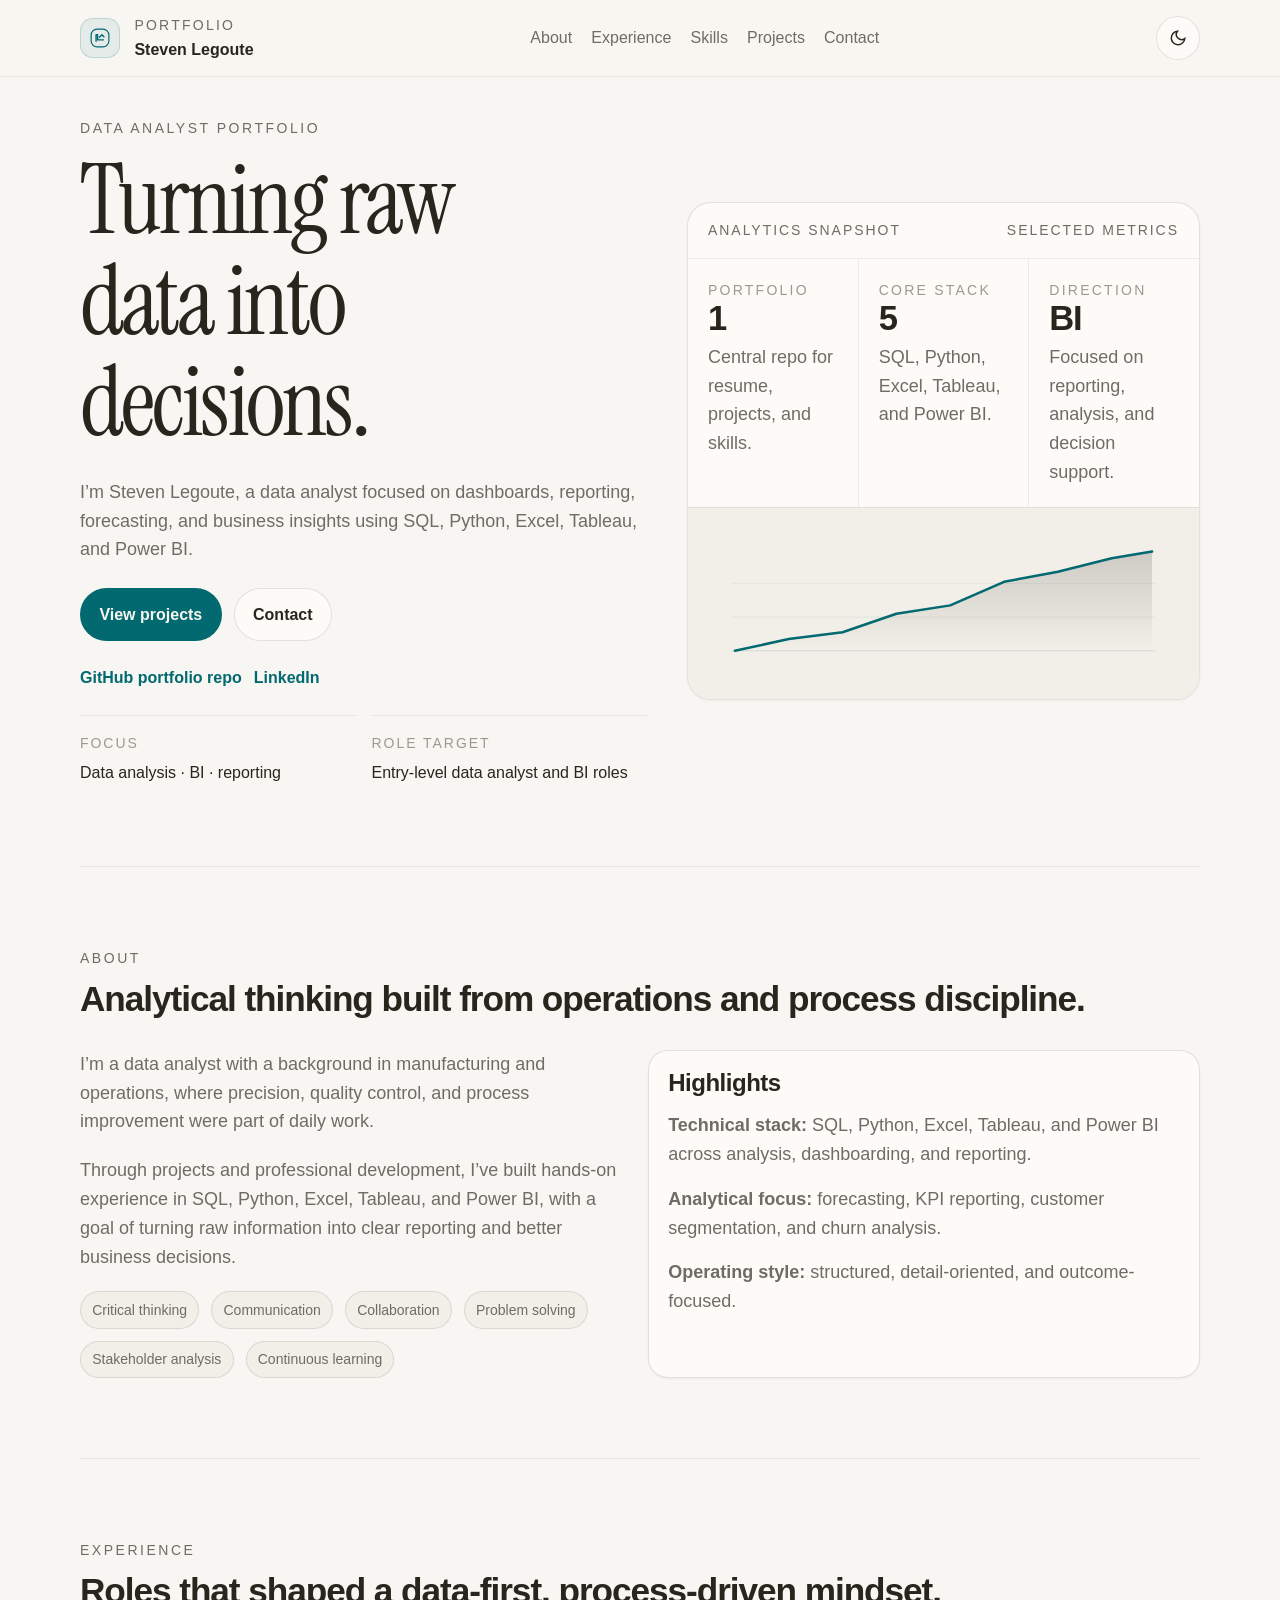
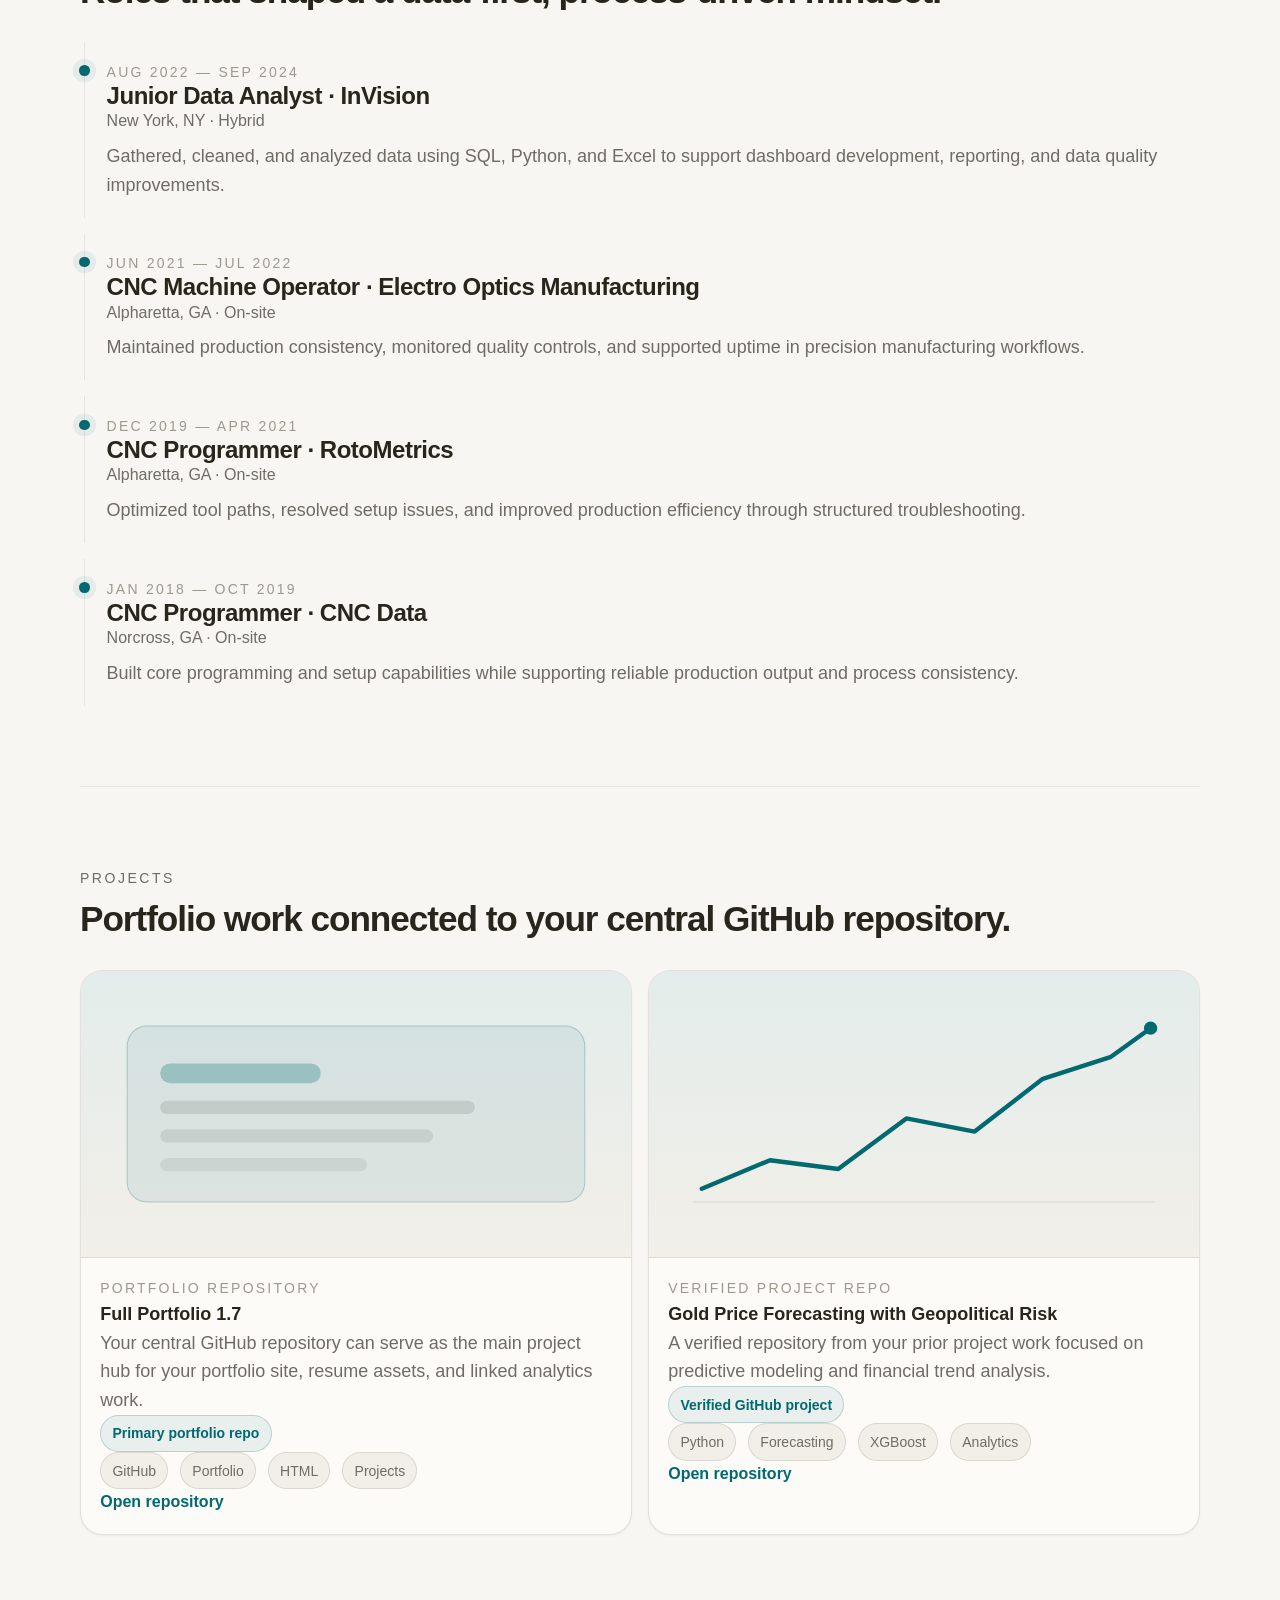
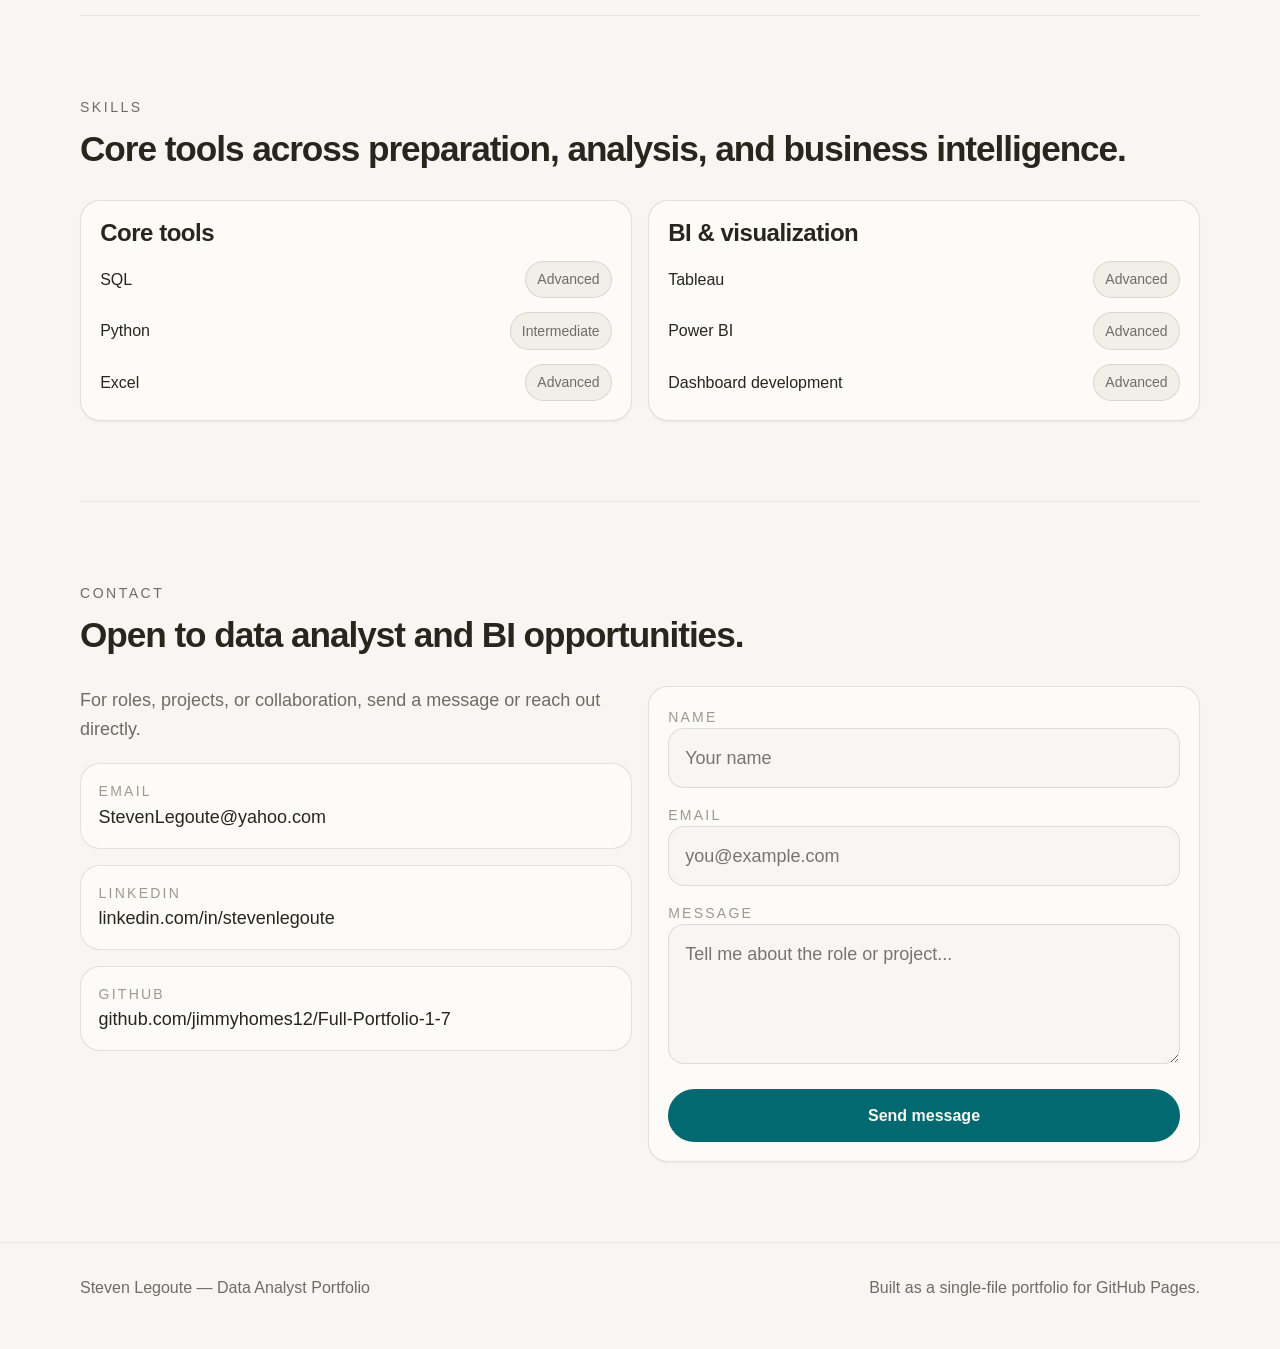
<file: index.html>
<!DOCTYPE html>
<html lang="en" data-theme="light">
<head>
  <meta charset="UTF-8" />
  <meta name="viewport" content="width=device-width, initial-scale=1.0" />
  <meta name="description" content="Steven Legoute — Data Analyst portfolio featuring projects, experience, skills, and contact information." />
  <title>Steven Legoute — Data Analyst Portfolio</title>

  <link rel="preconnect" href="https://api.fontshare.com" />
  <link rel="preconnect" href="https://fonts.googleapis.com" />
  <link rel="preconnect" href="https://fonts.gstatic.com" crossorigin />
  <link href="https://api.fontshare.com/v2/css?f[]=general-sans@400,500,600,700&display=swap" rel="stylesheet" />
  <link href="https://fonts.googleapis.com/css2?family=Instrument+Serif:ital@0;1&display=swap" rel="stylesheet" />

    <link rel="stylesheet" href="styles.css" />

</head>
<body>
  <a class="skip-link" href="#main">Skip to content</a>
  <header class="site-header">
    <div class="container header-row">
      <a href="#top" class="brand" aria-label="Steven Legoute home">
        <svg class="brand-mark" viewBox="0 0 48 48" fill="none" aria-hidden="true"><rect x="6" y="6" width="36" height="36" rx="12" stroke="currentColor" stroke-width="2.4"></rect><path d="M16 30.5V17.5H19.2V27.7H31" stroke="currentColor" stroke-width="2.8" stroke-linecap="round" stroke-linejoin="round"></path><path d="M23 22.5L28 17.5L32 21.5" stroke="currentColor" stroke-width="2.8" stroke-linecap="round" stroke-linejoin="round"></path></svg>
        <span class="brand-copy"><small>Portfolio</small><strong>Steven Legoute</strong></span>
      </a>
      <nav class="desktop-nav" aria-label="Primary"><a href="#about">About</a><a href="#experience">Experience</a><a href="#skills">Skills</a><a href="#projects">Projects</a><a href="#contact">Contact</a></nav>
      <button class="theme-toggle" type="button" aria-label="Toggle theme" data-theme-toggle><svg width="18" height="18" viewBox="0 0 24 24" fill="none" stroke="currentColor" stroke-width="2" aria-hidden="true"><path d="M21 12.79A9 9 0 1 1 11.21 3 7 7 0 0 0 21 12.79z"></path></svg></button>
    </div>
  </header>

  <main id="main" class="container">
    <section class="section hero" id="top">
      <div class="hero-copy">
        <div><p class="eyebrow">Data analyst portfolio</p><h1>Turning raw data into decisions.</h1></div>
        <p class="lead">I’m Steven Legoute, a data analyst focused on dashboards, reporting, forecasting, and business insights using SQL, Python, Excel, Tableau, and Power BI.</p>
        <div class="hero-actions"><a class="button primary" href="#projects">View projects</a><a class="button secondary" href="#contact">Contact</a></div>
        <div class="hero-actions">
          <a class="text-link" href="https://github.com/jimmyhomes12/Full-Portfolio-1-7" target="_blank" rel="noopener noreferrer">GitHub portfolio repo</a>
          <a class="text-link" href="https://www.linkedin.com/in/stevenlegoute" target="_blank" rel="noopener noreferrer">LinkedIn</a>
        </div>
        <div class="hero-meta"><div class="meta-item"><span>Focus</span><strong>Data analysis · BI · reporting</strong></div><div class="meta-item"><span>Role target</span><strong>Entry-level data analyst and BI roles</strong></div></div>
      </div>
      <aside class="hero-panel" aria-label="Analytics snapshot">
        <div class="hero-panel-head"><span>Analytics snapshot</span><span>Selected metrics</span></div>
        <div class="hero-grid">
          <div class="hero-stat"><span>Portfolio</span><strong>1</strong><p>Central repo for resume, projects, and skills.</p></div>
          <div class="hero-stat"><span>Core stack</span><strong>5</strong><p>SQL, Python, Excel, Tableau, and Power BI.</p></div>
          <div class="hero-stat"><span>Direction</span><strong>BI</strong><p>Focused on reporting, analysis, and decision support.</p></div>
        </div>
        <div class="hero-chart">
          <svg viewBox="0 0 560 180" role="img" aria-label="Trend line illustration"><defs><linearGradient id="areaFill" x1="0" x2="0" y1="0" y2="1"><stop offset="0%" stop-color="currentColor" stop-opacity="0.18"></stop><stop offset="100%" stop-color="currentColor" stop-opacity="0"></stop></linearGradient></defs><g color="var(--color-primary)"><line x1="28" y1="146" x2="532" y2="146" stroke="currentColor" stroke-opacity="0.18"></line><line x1="28" y1="106" x2="532" y2="106" stroke="currentColor" stroke-opacity="0.1"></line><line x1="28" y1="66" x2="532" y2="66" stroke="currentColor" stroke-opacity="0.08"></line><path d="M32 146 L96 132 L160 124 L224 102 L288 92 L352 64 L416 52 L480 36 L528 28 L528 146 Z" fill="url(#areaFill)"></path><path d="M32 146 L96 132 L160 124 L224 102 L288 92 L352 64 L416 52 L480 36 L528 28" fill="none" stroke="currentColor" stroke-width="3" stroke-linecap="round" stroke-linejoin="round"></path></g></svg>
        </div>
      </aside>
    </section>

    <section class="section" id="about">
      <div class="section-head"><div><p class="eyebrow">About</p><h2>Analytical thinking built from operations and process discipline.</h2></div></div>
      <div class="about-grid">
        <div class="story">
          <p>I’m a data analyst with a background in manufacturing and operations, where precision, quality control, and process improvement were part of daily work.</p>
          <p>Through projects and professional development, I’ve built hands-on experience in SQL, Python, Excel, Tableau, and Power BI, with a goal of turning raw information into clear reporting and better business decisions.</p>
          <div class="pill-row"><span class="pill">Critical thinking</span><span class="pill">Communication</span><span class="pill">Collaboration</span><span class="pill">Problem solving</span><span class="pill">Stakeholder analysis</span><span class="pill">Continuous learning</span></div>
        </div>
        <div class="card card-pad">
          <h3>Highlights</h3>
          <div class="story story--compact">
            <p><strong>Technical stack:</strong> SQL, Python, Excel, Tableau, and Power BI across analysis, dashboarding, and reporting.</p>
            <p><strong>Analytical focus:</strong> forecasting, KPI reporting, customer segmentation, and churn analysis.</p>
            <p><strong>Operating style:</strong> structured, detail-oriented, and outcome-focused.</p>
          </div>
        </div>
      </div>
    </section>

    <section class="section" id="experience">
      <div class="section-head"><div><p class="eyebrow">Experience</p><h2>Roles that shaped a data-first, process-driven mindset.</h2></div></div>
      <div class="timeline">
        <article class="timeline-item">
          <span class="timeline-year">Aug 2022 — Sep 2024</span>
          <h3 class="timeline-role">Junior Data Analyst · InVision</h3>
          <p class="timeline-meta">New York, NY · Hybrid</p>
          <p>Gathered, cleaned, and analyzed data using SQL, Python, and Excel to support dashboard development, reporting, and data quality improvements.</p>
        </article>
        <article class="timeline-item">
          <span class="timeline-year">Jun 2021 — Jul 2022</span>
          <h3 class="timeline-role">CNC Machine Operator · Electro Optics Manufacturing</h3>
          <p class="timeline-meta">Alpharetta, GA · On-site</p>
          <p>Maintained production consistency, monitored quality controls, and supported uptime in precision manufacturing workflows.</p>
        </article>
        <article class="timeline-item">
          <span class="timeline-year">Dec 2019 — Apr 2021</span>
          <h3 class="timeline-role">CNC Programmer · RotoMetrics</h3>
          <p class="timeline-meta">Alpharetta, GA · On-site</p>
          <p>Optimized tool paths, resolved setup issues, and improved production efficiency through structured troubleshooting.</p>
        </article>
        <article class="timeline-item">
          <span class="timeline-year">Jan 2018 — Oct 2019</span>
          <h3 class="timeline-role">CNC Programmer · CNC Data</h3>
          <p class="timeline-meta">Norcross, GA · On-site</p>
          <p>Built core programming and setup capabilities while supporting reliable production output and process consistency.</p>
        </article>
      </div>
    </section>

    <section class="section" id="projects">
      <div class="section-head"><div><p class="eyebrow">Projects</p><h2>Portfolio work connected to your central GitHub repository.</h2></div></div>
      <div class="projects-grid">
        <article class="project">
          <div class="project-visual"><svg viewBox="0 0 500 260" role="img" aria-label="Portfolio repo preview"><rect width="500" height="260" fill="transparent"></rect><rect x="42" y="50" width="416" height="160" rx="18" fill="rgba(1,105,111,0.08)" stroke="rgba(1,105,111,0.25)"></rect><rect x="72" y="84" width="146" height="18" rx="9" fill="rgba(1,105,111,0.28)"></rect><rect x="72" y="118" width="286" height="12" rx="6" fill="rgba(40,37,29,0.12)"></rect><rect x="72" y="144" width="248" height="12" rx="6" fill="rgba(40,37,29,0.1)"></rect><rect x="72" y="170" width="188" height="12" rx="6" fill="rgba(40,37,29,0.08)"></rect></svg></div>
          <div class="project-copy">
            <div class="project-kicker">Portfolio repository</div>
            <div class="project-title">Full Portfolio 1.7</div>
            <p>Your central GitHub repository can serve as the main project hub for your portfolio site, resume assets, and linked analytics work.</p>
            <span class="project-impact">Primary portfolio repo</span>
            <div class="tag-row"><span class="tag">GitHub</span><span class="tag">Portfolio</span><span class="tag">HTML</span><span class="tag">Projects</span></div>
            <div class="link-row"><a class="text-link" href="https://github.com/jimmyhomes12/Full-Portfolio-1-7" target="_blank" rel="noopener noreferrer">Open repository</a></div>
          </div>
        </article>

        <article class="project">
          <div class="project-visual"><svg viewBox="0 0 500 260" role="img" aria-label="Forecasting repo preview"><rect width="500" height="260" fill="transparent"></rect><line x1="40" y1="210" x2="460" y2="210" stroke="var(--color-border)"></line><path d="M48 198 L110 172 L172 180 L234 134 L296 146 L358 98 L420 78 L456 52" fill="none" stroke="var(--color-primary)" stroke-width="4" stroke-linecap="round" stroke-linejoin="round"></path><circle cx="456" cy="52" r="6" fill="var(--color-primary)"></circle></svg></div>
          <div class="project-copy">
            <div class="project-kicker">Verified project repo</div>
            <div class="project-title">Gold Price Forecasting with Geopolitical Risk</div>
            <p>A verified repository from your prior project work focused on predictive modeling and financial trend analysis.</p>
            <span class="project-impact">Verified GitHub project</span>
            <div class="tag-row"><span class="tag">Python</span><span class="tag">Forecasting</span><span class="tag">XGBoost</span><span class="tag">Analytics</span></div>
            <div class="link-row"><a class="text-link" href="https://github.com/jimmyhomes12/Project-Two" target="_blank" rel="noopener noreferrer">Open repository</a></div>
          </div>
        </article>
      </div>
    </section>

    <section class="section" id="skills">
      <div class="section-head"><div><p class="eyebrow">Skills</p><h2>Core tools across preparation, analysis, and business intelligence.</h2></div></div>
      <div class="skills-grid">
        <article class="card card-pad skill-card"><h3>Core tools</h3><ul><li><span>SQL</span><span class="level">Advanced</span></li><li><span>Python</span><span class="level">Intermediate</span></li><li><span>Excel</span><span class="level">Advanced</span></li></ul></article>
        <article class="card card-pad skill-card"><h3>BI & visualization</h3><ul><li><span>Tableau</span><span class="level">Advanced</span></li><li><span>Power BI</span><span class="level">Advanced</span></li><li><span>Dashboard development</span><span class="level">Advanced</span></li></ul></article>
      </div>
    </section>

    <section class="section" id="contact">
      <div class="section-head"><div><p class="eyebrow">Contact</p><h2>Open to data analyst and BI opportunities.</h2></div></div>
      <div class="contact-grid">
        <div>
          <p>For roles, projects, or collaboration, send a message or reach out directly.</p>
          <div class="contact-list contact-list--spaced">
            <div class="contact-item"><small>Email</small><a href="mailto:StevenLegoute@yahoo.com">StevenLegoute@yahoo.com</a></div>
            <div class="contact-item"><small>LinkedIn</small><a href="https://www.linkedin.com/in/stevenlegoute" target="_blank" rel="noopener noreferrer">linkedin.com/in/stevenlegoute</a></div>
            <div class="contact-item"><small>GitHub</small><a href="https://github.com/jimmyhomes12/Full-Portfolio-1-7" target="_blank" rel="noopener noreferrer">github.com/jimmyhomes12/Full-Portfolio-1-7</a></div>
          </div>
        </div>
        <form class="card form-card" action="mailto:StevenLegoute@yahoo.com" method="post" enctype="text/plain">
          <div class="form-grid">
            <div><label for="name">Name</label><input id="name" name="name" type="text" placeholder="Your name" /></div>
            <div><label for="email">Email</label><input id="email" name="email" type="email" placeholder="you@example.com" /></div>
            <div><label for="message">Message</label><textarea id="message" name="message" placeholder="Tell me about the role or project..."></textarea></div>
            <button class="button primary" type="submit">Send message</button>
          </div>
        </form>
      </div>
    </section>
  </main>

  <footer class="footer"><div class="container footer-row"><span>Steven Legoute — Data Analyst Portfolio</span><span>Built as a single-file portfolio for GitHub Pages.</span></div></footer>

  <script>
    (function () {
      const root = document.documentElement;
      const toggle = document.querySelector('[data-theme-toggle]');
      let theme = window.matchMedia('(prefers-color-scheme: dark)').matches ? 'dark' : 'light';
      function setTheme(nextTheme) {
        theme = nextTheme;
        root.setAttribute('data-theme', theme);
        if (!toggle) return;
        toggle.setAttribute('aria-label', theme === 'dark' ? 'Switch to light mode' : 'Switch to dark mode');
        toggle.innerHTML = theme === 'dark'
          ? '<svg width="18" height="18" viewBox="0 0 24 24" fill="none" stroke="currentColor" stroke-width="2" aria-hidden="true"><circle cx="12" cy="12" r="5"></circle><path d="M12 1v2M12 21v2M4.22 4.22l1.42 1.42M18.36 18.36l1.42 1.42M1 12h2M21 12h2M4.22 19.78l1.42-1.42M18.36 5.64l1.42-1.42"></path></svg>'
          : '<svg width="18" height="18" viewBox="0 0 24 24" fill="none" stroke="currentColor" stroke-width="2" aria-hidden="true"><path d="M21 12.79A9 9 0 1 1 11.21 3 7 7 0 0 0 21 12.79z"></path></svg>';
      }
      setTheme(theme);
      toggle && toggle.addEventListener('click', function () { setTheme(theme === 'dark' ? 'light' : 'dark'); });
    })();
  </script>
</body>
</html>
</file>
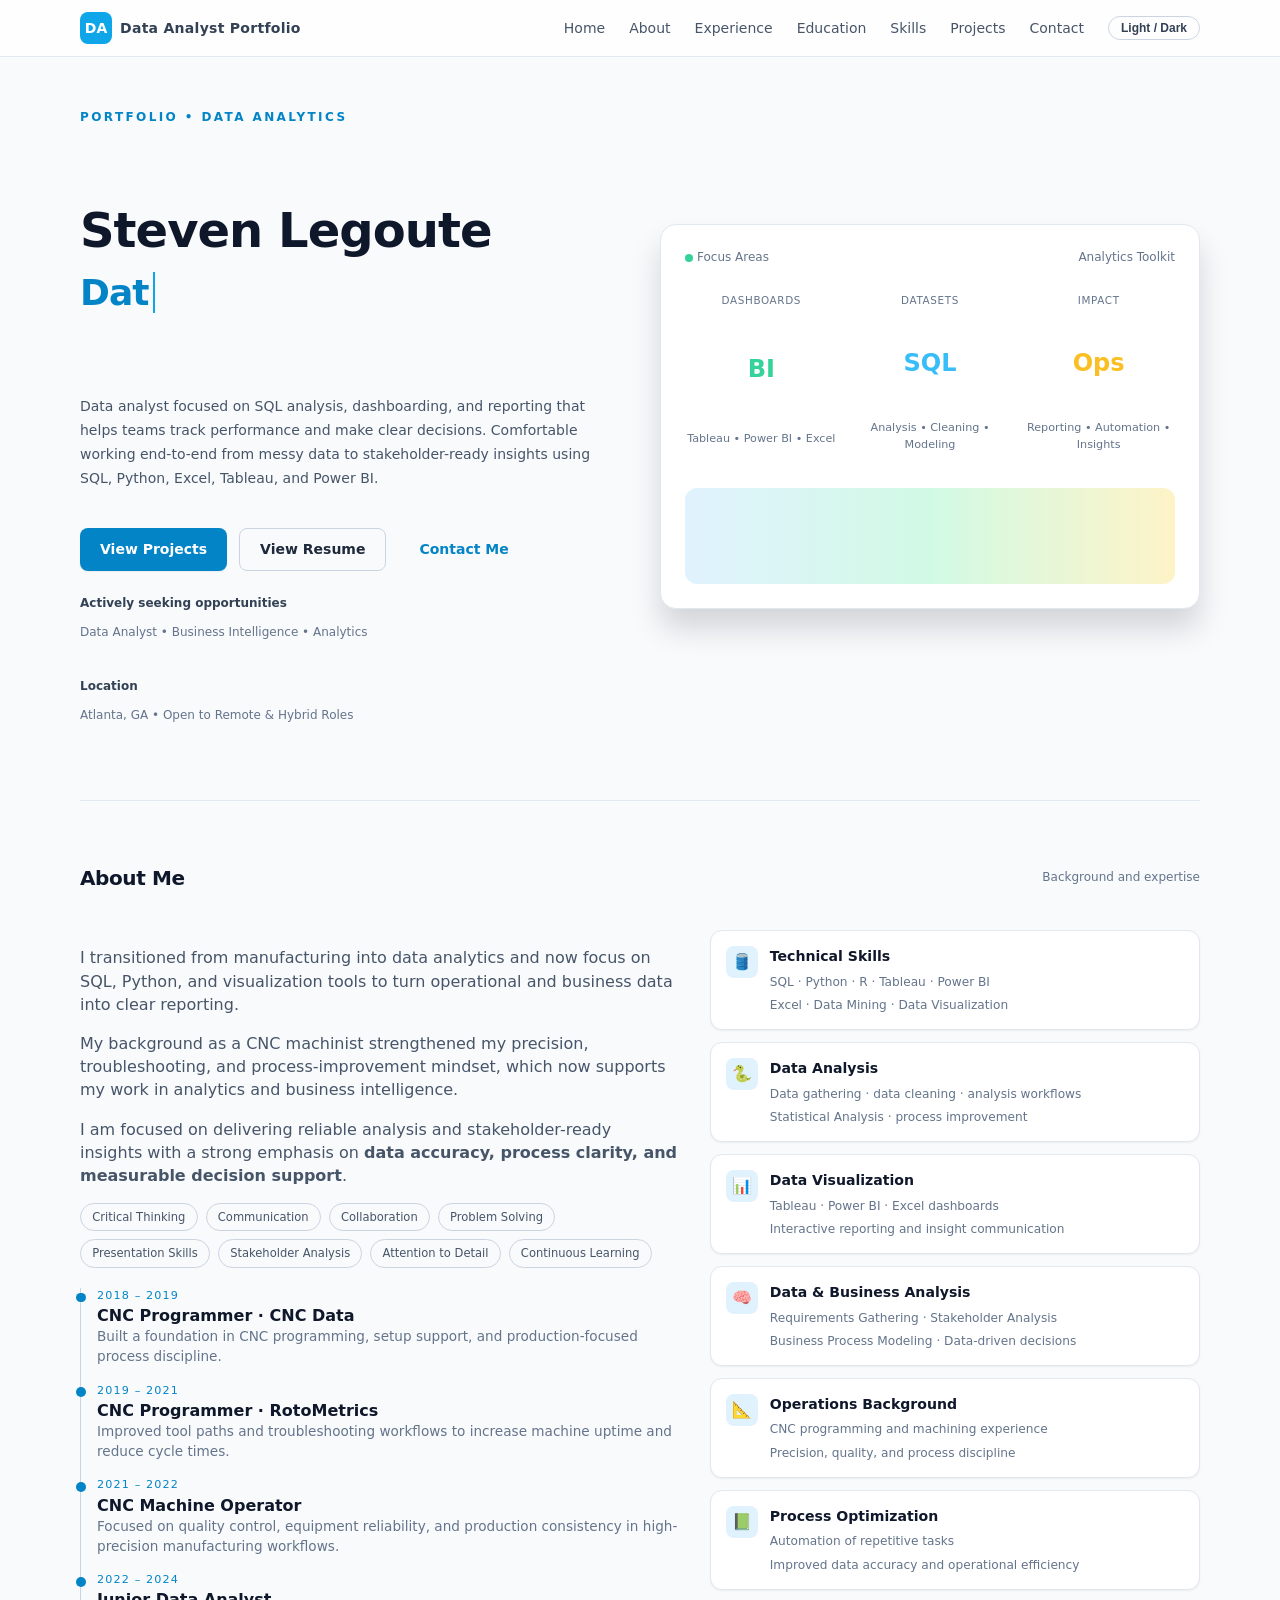
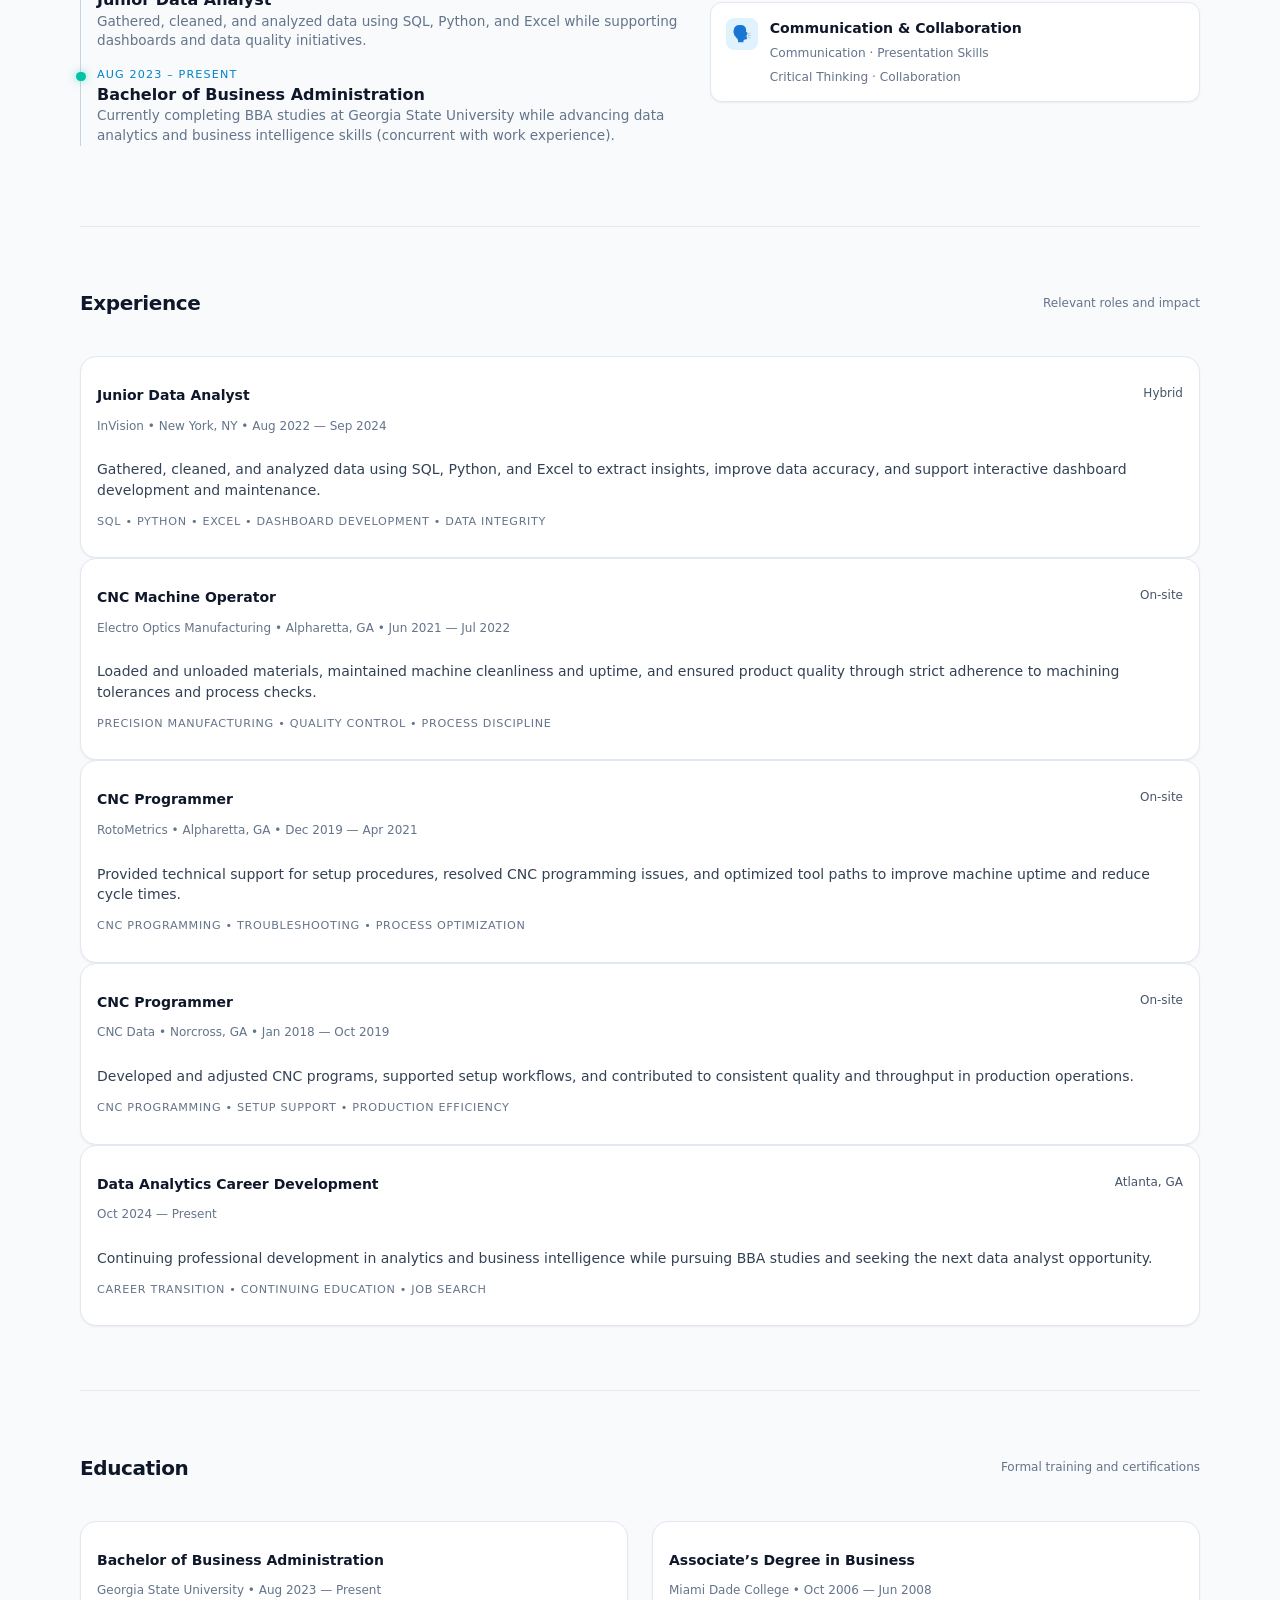
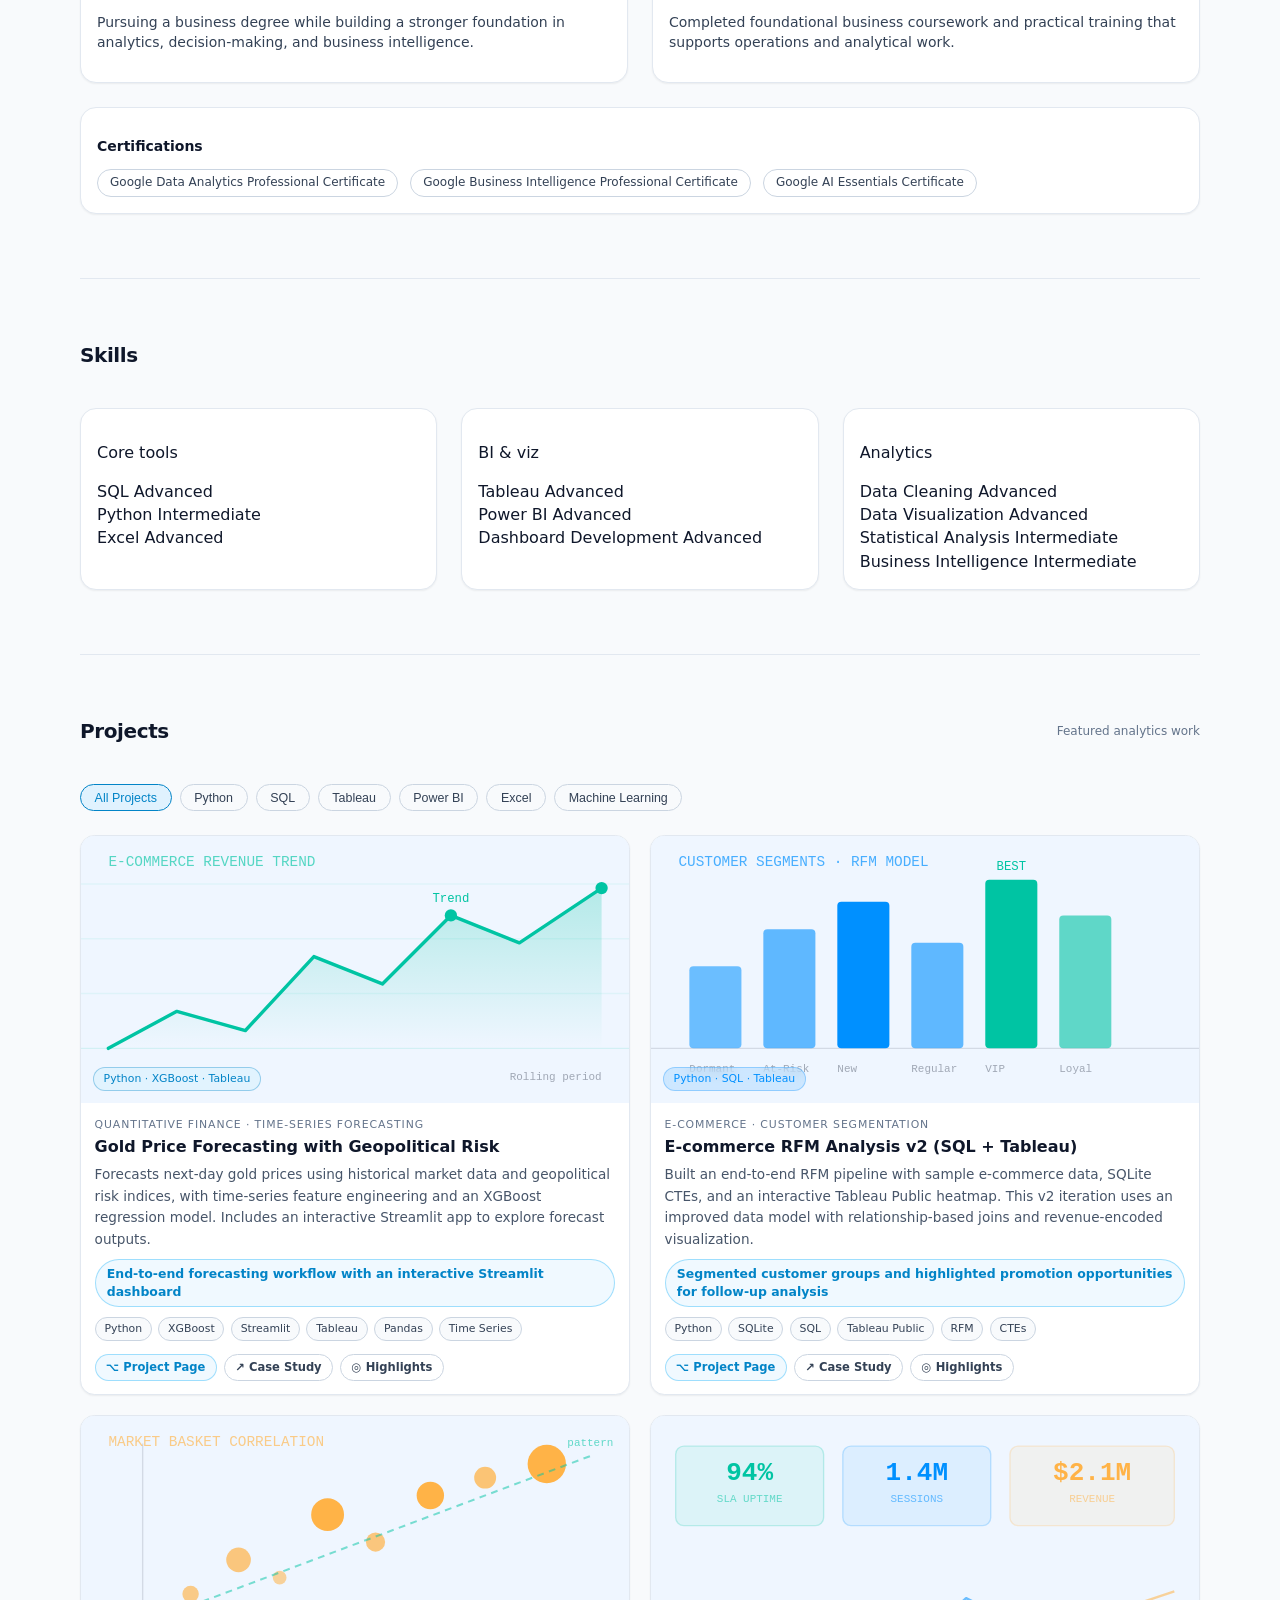
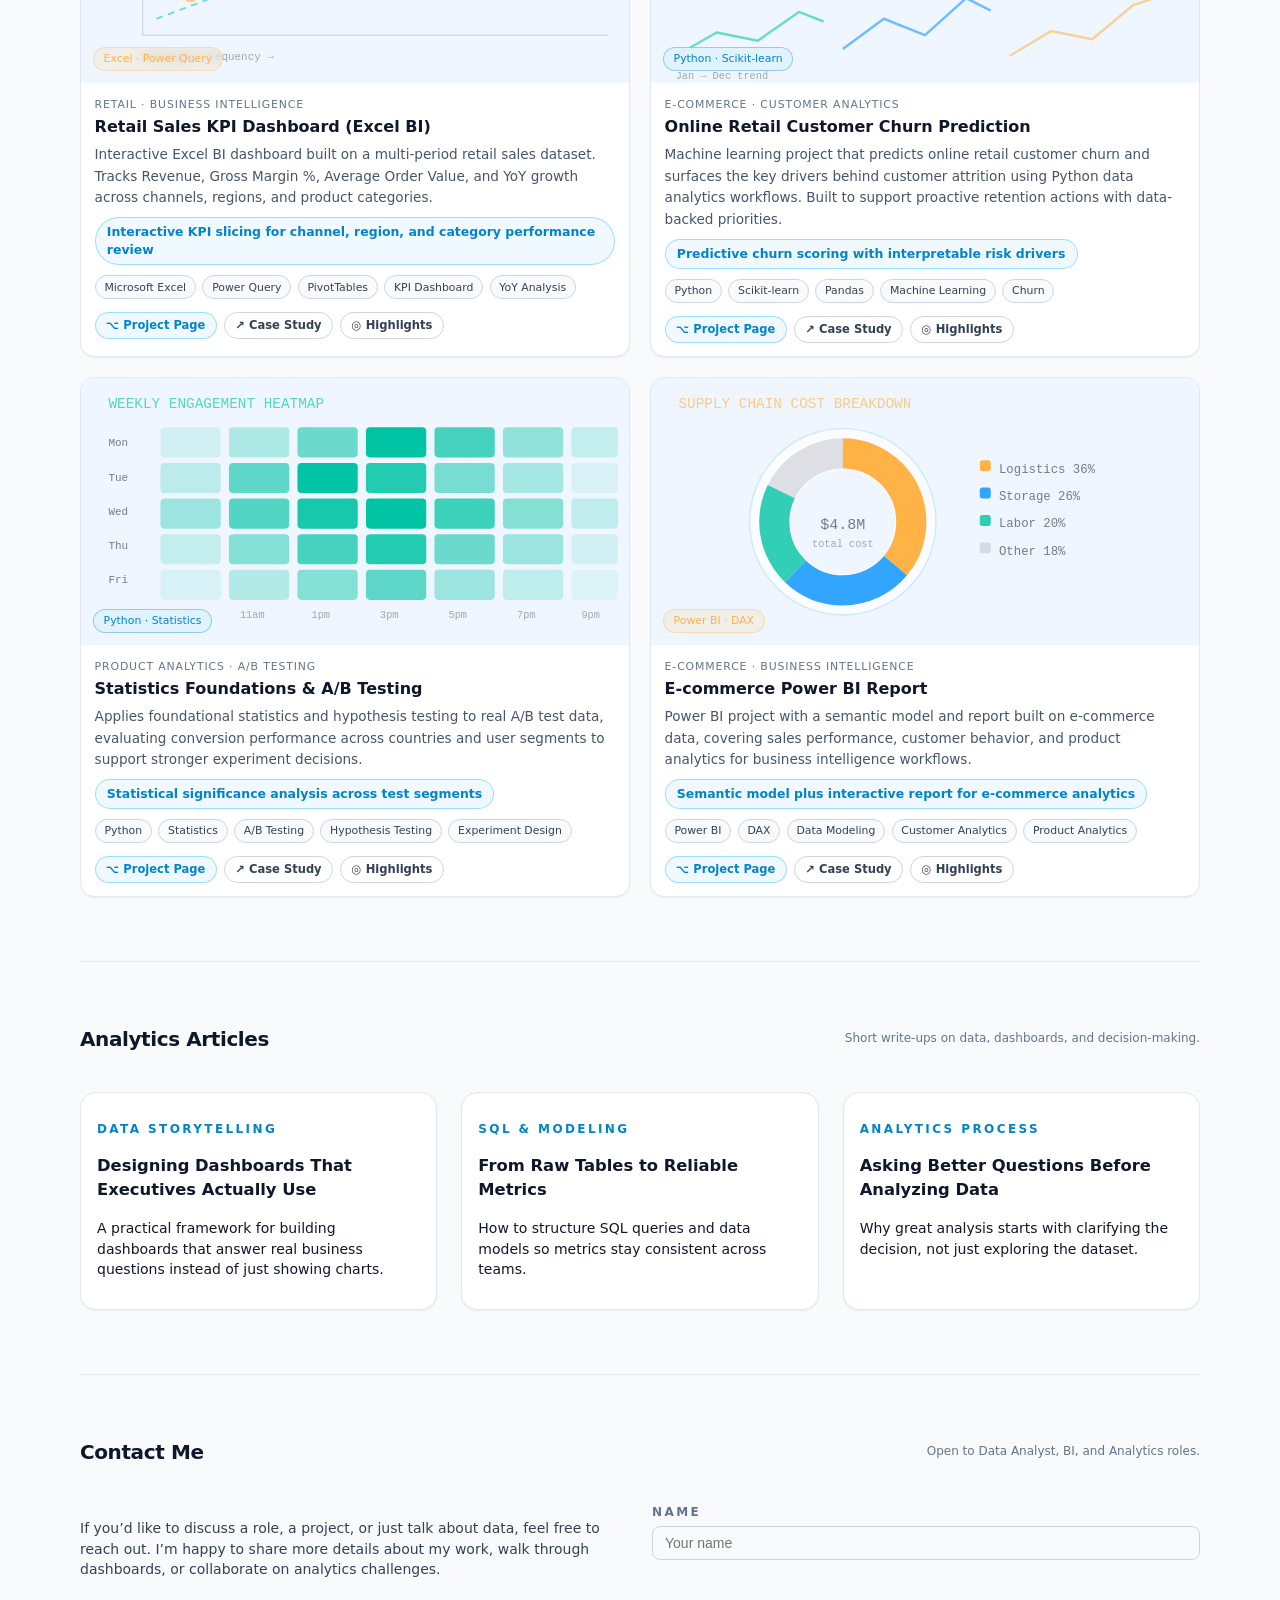
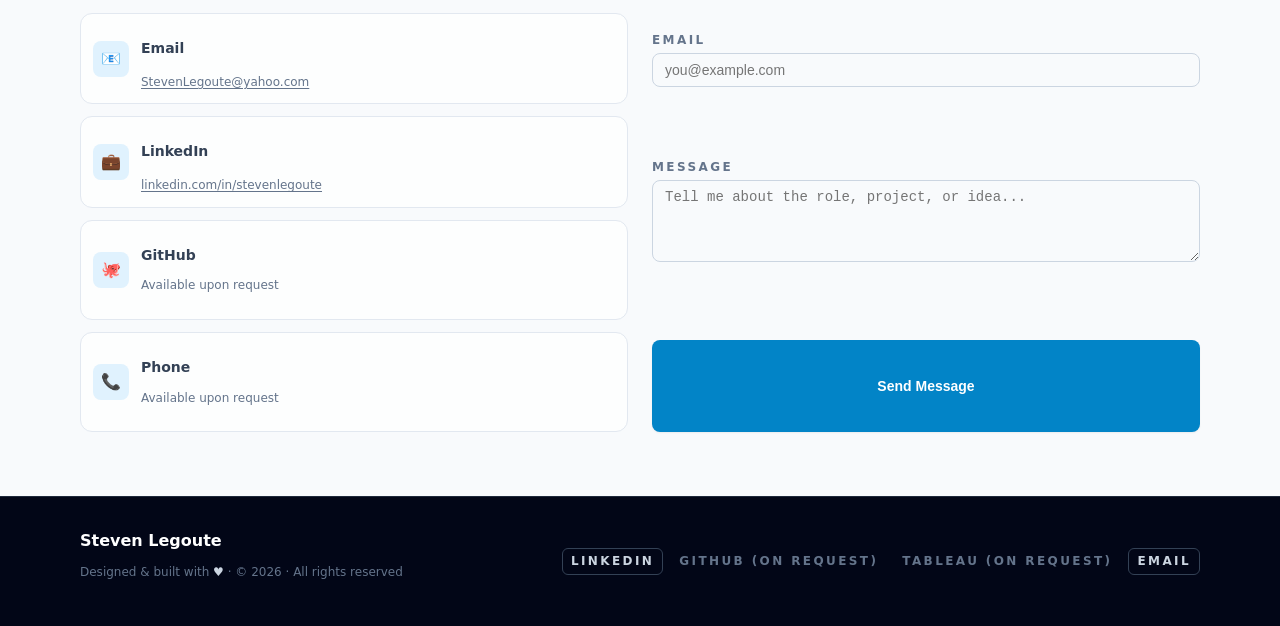
<file: Site Files/copilot - portfolio CSS/Copilot - Portfolio Site.html>
<!DOCTYPE html>
<html lang="en" class="page-root">
<head>
  <meta charset="UTF-8" />
  <meta name="viewport" content="width=device-width, initial-scale=1.0" />
  <title>Data Analyst Portfolio</title>
    <script>
    function toggleTheme() {
      const html = document.documentElement;
      if (html.classList.contains('dark')) {
        html.classList.remove('dark');
        localStorage.setItem('theme', 'light');
      } else {
        html.classList.add('dark');
        localStorage.setItem('theme', 'dark');
      }
    }

    document.addEventListener('DOMContentLoaded', () => {
      const storedTheme = localStorage.getItem('theme');
      if (storedTheme === 'dark') {
        document.documentElement.classList.add('dark');
      } else {
        document.documentElement.classList.remove('dark');
        localStorage.setItem('theme', 'light');
      }
    });
  </script>
  <link rel="stylesheet" href="./styles.css" />
</head>
<body class="page-body">
  <!-- Navbar -->
  <header class="site-header">
    <div class="layout-container header-row">
      <div class="brand-group">
        <div class="brand-badge">
          DA
        </div>
        <span class="brand-title">
          Data Analyst Portfolio
        </span>
      </div>
      <nav class="nav-links">
        <a href="#hero" class="nav-link">Home</a>
        <a href="#about" class="nav-link">About</a>
        <a href="#experience" class="nav-link">Experience</a>
        <a href="#education" class="nav-link">Education</a>
        <a href="#skills" class="nav-link">Skills</a>
        <a href="#projects" class="nav-link">Projects</a>
        <a href="#contact" class="nav-link">Contact</a>
        <button
          onclick="toggleTheme()"
          class="theme-button desktop-theme-button"
        >
          Light / Dark
        </button>
      </nav>
      <button
        onclick="toggleTheme()"
        class="theme-button mobile-theme-button"
        aria-label="Toggle theme"
      >
        ☾
      </button>
    </div>
  </header>

  <main class="layout-container page-main">
    <!-- Hero Section -->
    <section id="hero" class="hero-grid">
      <div class="stack-large">
        <p class="section-eyebrow">
          Portfolio • Data Analytics
        </p>
        <h1 class="hero-heading">
          Steven Legoute
          <span class="hero-highlight">
            <span id="typing" class="typing-text">Data Analyst</span>
          </span>
        </h1>
        <p class="hero-summary">
          Data analyst focused on SQL analysis, dashboarding, and reporting that helps teams track performance and make clear decisions.
          Comfortable working end-to-end from messy data to stakeholder-ready insights using SQL, Python, Excel, Tableau, and Power BI.
        </p>
        <div class="button-row">
          <a
            href="#projects"
            class="btn-primary"
          >
            View Projects
          </a>
          <a
            href="resume.html"
            class="btn-secondary"
          >
            View Resume
          </a>
          <a
            href="#contact"
            class="btn-tertiary"
          >
            Contact Me
          </a>
        </div>
        <div class="hero-meta-grid">
          <div>
            <p class="hero-meta-title">Actively seeking opportunities</p>
            <p>Data Analyst • Business Intelligence • Analytics</p>
          </div>
          <div>
            <p class="hero-meta-title">Location</p>
            <p>Atlanta, GA • Open to Remote & Hybrid Roles</p>
          </div>
        </div>
      </div>
      <div class="stack-large">
        <div
          class="hero-panel"
        >
          <div class="hero-panel-top">
            <span class="inline-note">
              <span class="status-dot"></span>
              Focus Areas
            </span>
            <span>Analytics Toolkit</span>
          </div>
          <div class="focus-grid">
            <div class="stack-tight">
              <p class="mini-label">Dashboards</p>
              <p class="focus-value emerald">BI</p>
              <p class="mini-caption">Tableau • Power BI • Excel</p>
            </div>
            <div class="stack-tight">
              <p class="mini-label">Datasets</p>
              <p class="focus-value sky">SQL</p>
              <p class="mini-caption">Analysis • Cleaning • Modeling</p>
            </div>
            <div class="stack-tight">
              <p class="mini-label">Impact</p>
              <p class="focus-value amber">Ops</p>
              <p class="mini-caption">Reporting • Automation • Insights</p>
            </div>
          </div>
          <div class="hero-chart-placeholder">
            <!-- Decorative chart placeholder -->
          </div>
        </div>
      </div>
    </section>

    <!-- About Me Section -->
    <section id="about" class="section-block">
      <div class="section-header">
        <h2 class="section-title">About Me</h2>
        <p class="section-subtitle">Background and expertise</p>
      </div>

    <div class="about-grid">

      <!-- LEFT: story + timeline -->
      <div>
        <div class="about-text reveal">
            <p>
              I transitioned from manufacturing into data analytics and now focus on SQL, Python, and visualization tools to turn operational and business data into clear reporting.
            </p>
            <p>
              My background as a CNC machinist strengthened my precision, troubleshooting, and process-improvement mindset, which now supports my work in analytics and business intelligence.
            </p>
            <p>
              I am focused on delivering reliable analysis and stakeholder-ready insights with a strong emphasis on
              <strong>data accuracy, process clarity, and measurable decision support</strong>.
            </p>
        </div>

        <!-- Soft skills -->
        <div class="soft-skills reveal delay-1">
          <span class="soft-pill">Critical Thinking</span>
            <span class="soft-pill">Communication</span>
          <span class="soft-pill">Collaboration</span>
          <span class="soft-pill">Problem Solving</span>
            <span class="soft-pill">Presentation Skills</span>
            <span class="soft-pill">Stakeholder Analysis</span>
            <span class="soft-pill">Attention to Detail</span>
            <span class="soft-pill">Continuous Learning</span>
        </div>

        <!-- Timeline -->
        <div class="about-timeline reveal delay-2">
            <div class="timeline-item">
              <div class="timeline-dot"></div>
              <div class="timeline-year">2018 – 2019</div>
              <div class="timeline-title">CNC Programmer · CNC Data</div>
              <div class="timeline-desc">
                Built a foundation in CNC programming, setup support, and production-focused process discipline.
              </div>
            </div>
            <div class="timeline-item">
              <div class="timeline-dot"></div>
              <div class="timeline-year">2019 – 2021</div>
              <div class="timeline-title">CNC Programmer · RotoMetrics</div>
              <div class="timeline-desc">
                Improved tool paths and troubleshooting workflows to increase machine uptime and reduce cycle times.
              </div>
            </div>
            <div class="timeline-item">
              <div class="timeline-dot"></div>
              <div class="timeline-year">2021 – 2022</div>
              <div class="timeline-title">CNC Machine Operator</div>
              <div class="timeline-desc">
                Focused on quality control, equipment reliability, and production consistency in high-precision manufacturing workflows.
              </div>
            </div>
            <div class="timeline-item">
              <div class="timeline-dot"></div>
              <div class="timeline-year">2022 – 2024</div>
              <div class="timeline-title">Junior Data Analyst</div>
              <div class="timeline-desc">
                Gathered, cleaned, and analyzed data using SQL, Python, and Excel while supporting dashboards and data quality initiatives.
              </div>
            </div>
            <div class="timeline-item">
              <div class="timeline-dot" style="background:#00C4A3;box-shadow:0 0 8px rgba(0,196,163,0.5)"></div>
              <div class="timeline-year">Aug 2023 – Present</div>
              <div class="timeline-title">Bachelor of Business Administration</div>
              <div class="timeline-desc">
                Currently completing BBA studies at Georgia State University while advancing data analytics and business intelligence skills (concurrent with work experience).
              </div>
            </div>
        </div>
      </div>

      <!-- RIGHT: highlight cards -->
      <div class="about-cards">
        <div class="about-card reveal delay-1">
          <div class="card-icon">🛢️</div>
          <div class="card-body">
            <strong>Technical Skills</strong>
            <span>SQL · Python · R · Tableau · Power BI<br>Excel · Data Mining · Data Visualization</span>
          </div>
        </div>
        <div class="about-card reveal delay-1">
          <div class="card-icon">🐍</div>
          <div class="card-body">
            <strong>Data Analysis</strong>
            <span>Data gathering · data cleaning · analysis workflows<br>Statistical Analysis · process improvement</span>
          </div>
        </div>
        <div class="about-card reveal delay-2">
          <div class="card-icon">📊</div>
          <div class="card-body">
            <strong>Data Visualization</strong>
            <span>Tableau · Power BI · Excel dashboards<br>Interactive reporting and insight communication</span>
          </div>
        </div>
        <div class="about-card reveal delay-2">
          <div class="card-icon">🧠</div>
          <div class="card-body">
            <strong>Data & Business Analysis</strong>
            <span>Requirements Gathering · Stakeholder Analysis<br>Business Process Modeling · Data-driven decisions</span>
          </div>
        </div>
        <div class="about-card reveal delay-3">
          <div class="card-icon">📐</div>
          <div class="card-body">
            <strong>Operations Background</strong>
            <span>CNC programming and machining experience<br>Precision, quality, and process discipline</span>
          </div>
        </div>
        <div class="about-card reveal delay-3">
          <div class="card-icon">📗</div>
          <div class="card-body">
            <strong>Process Optimization</strong>
            <span>Automation of repetitive tasks<br>Improved data accuracy and operational efficiency</span>
          </div>
        </div>
        <div class="about-card reveal delay-4">
          <div class="card-icon">🗣️</div>
          <div class="card-body">
            <strong>Communication & Collaboration</strong>
            <span>Communication · Presentation Skills<br>Critical Thinking · Collaboration</span>
          </div>
        </div>
      </div>

    </div><!-- /about-grid -->
</section>

    <!-- Experience Section -->
    <section id="experience" class="section-block">
      <div class="section-header">
        <h2 class="section-title">Experience</h2>
        <p class="section-subtitle">Relevant roles and impact</p>
      </div>

      <div class="stack-large">
        <!-- Timeline style -->
        <div class="experience-timeline">
          <div class="timeline-track"></div>

          <!-- Role 1 -->
          <div class="timeline-row">
            <div class="timeline-marker"></div>
            <div class="surface-card">
              <div class="split-top">
                <div>
                  <h3 class="card-title">Junior Data Analyst</h3>
                  <p class="meta-text">InVision • New York, NY • Aug 2022 — Sep 2024</p>
                </div>
                <p class="pill-label">Hybrid</p>
              </div>
              <p class="body-copy">
                Gathered, cleaned, and analyzed data using SQL, Python, and Excel to extract insights, improve data accuracy, and support
                interactive dashboard development and maintenance.
              </p>
              <p class="tagline">
                SQL • Python • Excel • Dashboard Development • Data Integrity
              </p>
            </div>
          </div>

          <!-- Role 2 -->
          <div class="timeline-row timeline-row-spaced">
            <div class="timeline-marker"></div>
            <div class="surface-card">
              <div class="split-top">
                <div>
                  <h3 class="card-title">CNC Machine Operator</h3>
                  <p class="meta-text">Electro Optics Manufacturing • Alpharetta, GA • Jun 2021 — Jul 2022</p>
                </div>
                <p class="pill-label">On-site</p>
              </div>
              <p class="body-copy">
                Loaded and unloaded materials, maintained machine cleanliness and uptime, and ensured product quality through strict
                adherence to machining tolerances and process checks.
              </p>
              <p class="tagline">
                Precision Manufacturing • Quality Control • Process Discipline
              </p>
            </div>
          </div>

          <!-- Role 3 -->
          <div class="timeline-row timeline-row-spaced">
            <div class="timeline-marker"></div>
            <div class="surface-card">
              <div class="split-top">
                <div>
                  <h3 class="card-title">CNC Programmer</h3>
                  <p class="meta-text">RotoMetrics • Alpharetta, GA • Dec 2019 — Apr 2021</p>
                </div>
                <p class="pill-label">On-site</p>
              </div>
              <p class="body-copy">
                Provided technical support for setup procedures, resolved CNC programming issues, and optimized tool paths to improve
                machine uptime and reduce cycle times.
              </p>
              <p class="tagline">
                CNC Programming • Troubleshooting • Process Optimization
              </p>
            </div>
          </div>
          <!-- Role 4 -->
          <div class="timeline-row timeline-row-spaced">
            <div class="timeline-marker"></div>
            <div class="surface-card">
              <div class="split-top">
                <div>
                  <h3 class="card-title">CNC Programmer</h3>
                  <p class="meta-text">CNC Data • Norcross, GA • Jan 2018 — Oct 2019</p>
                </div>
                <p class="pill-label">On-site</p>
              </div>
              <p class="body-copy">
                Developed and adjusted CNC programs, supported setup workflows, and contributed to consistent quality and throughput
                in production operations.
              </p>
              <p class="tagline">
                CNC Programming • Setup Support • Production Efficiency
              </p>
            </div>
          </div>
          <!-- Role 5 -->
          <div class="timeline-row timeline-row-spaced">
            <div class="timeline-marker"></div>
            <div class="surface-card">
              <div class="split-top">
                <div>
                  <h3 class="card-title">Data Analytics Career Development</h3>
                  <p class="meta-text">Oct 2024 — Present</p>
                </div>
                <p class="pill-label">Atlanta, GA</p>
              </div>
              <p class="body-copy">
                Continuing professional development in analytics and business intelligence while pursuing BBA studies and seeking the next data analyst opportunity.
              </p>
              <p class="tagline">
                Career Transition • Continuing Education • Job Search
              </p>
            </div>
          </div>
        </div>
      </div>
    </section>

    <!-- Education Section -->
    <section id="education" class="section-block">
      <div class="section-header">
        <h2 class="section-title">Education</h2>
        <p class="section-subtitle">Formal training and certifications</p>
      </div>

      <div class="two-column-grid">
        <div class="surface-card">
          <h3 class="card-title">Bachelor of Business Administration</h3>
          <p class="meta-text">Georgia State University • Aug 2023 — Present</p>
          <p class="body-copy">
            Pursuing a business degree while building a stronger foundation in analytics, decision-making, and business intelligence.
          </p>
        </div>

        <div class="surface-card">
          <h3 class="card-title">Associate’s Degree in Business</h3>
          <p class="meta-text">Miami Dade College • Oct 2006 — Jun 2008</p>
          <p class="body-copy">
            Completed foundational business coursework and practical training that supports operations and analytical work.
          </p>
        </div>

        <!-- Certifications -->
        <div class="surface-card wide-card">
          <h3 class="card-title">Certifications</h3>
          <div class="chip-row">
            <span class="chip">Google Data Analytics Professional Certificate</span>
            <span class="chip">Google Business Intelligence Professional Certificate</span>
            <span class="chip">Google AI Essentials Certificate</span>
          </div>
        </div>
      </div>
    </section>

    <!-- Skills Section -->
    <section id="skills" class="section-block">
      <div class="section-header">
        <h2 class="section-title">Skills</h2>
      </div>
      <div class="three-column-grid">
        <!-- Skill card -->
        <div class="surface-card">
          <p class="skill-group-label">Core tools</p>
          <div class="skill-list">
            <div class="skill-item">
              <span class="skill-name">SQL</span>
              <span class="skill-level">Advanced</span>
            </div>
            <div class="skill-item">
              <span class="skill-name">Python</span>
              <span class="skill-level">Intermediate</span>
            </div>
            <div class="skill-item">
              <span class="skill-name">Excel</span>
              <span class="skill-level">Advanced</span>
            </div>
          </div>
        </div>

        <div class="surface-card">
          <p class="skill-group-label">BI & viz</p>
          <div class="skill-list">
            <div class="skill-item">
              <span class="skill-name">Tableau</span>
              <span class="skill-level">Advanced</span>
            </div>
            <div class="skill-item">
              <span class="skill-name">Power BI</span>
              <span class="skill-level">Advanced</span>
            </div>
            <div class="skill-item">
              <span class="skill-name">Dashboard Development</span>
              <span class="skill-level">Advanced</span>
            </div>
          </div>
        </div>

        <div class="surface-card">
          <p class="skill-group-label">Analytics</p>
          <div class="skill-list">
            <div class="skill-item">
              <span class="skill-name">Data Cleaning</span>
              <span class="skill-level">Advanced</span>
            </div>
            <div class="skill-item">
              <span class="skill-name">Data Visualization</span>
              <span class="skill-level">Advanced</span>
            </div>
            <div class="skill-item">
              <span class="skill-name">Statistical Analysis</span>
              <span class="skill-level">Intermediate</span>
            </div>
            <div class="skill-item">
              <span class="skill-name">Business Intelligence</span>
              <span class="skill-level">Intermediate</span>
            </div>
          </div>
        </div>
      </div>
    </section>

    <!-- Projects Section -->
    <section id="projects" class="section-block">
      <div class="section-header">
        <h2 class="section-title">Projects</h2>
        <p class="section-subtitle">Featured analytics work</p>
      </div>

    <!-- Filter bar -->
    <div class="filter-bar reveal delay-1">
      <button class="filter-btn active" data-filter="all">All Projects</button>
      <button class="filter-btn" data-filter="python">Python</button>
      <button class="filter-btn" data-filter="sql">SQL</button>
      <button class="filter-btn" data-filter="tableau">Tableau</button>
      <button class="filter-btn" data-filter="powerbi">Power BI</button>
      <button class="filter-btn" data-filter="excel">Excel</button>
      <button class="filter-btn" data-filter="ml">Machine Learning</button>
    </div>

    <div class="projects-grid">

      <!-- ── Project 1 ── -->
      <div class="project-card reveal" data-tags="python,tableau,ml">
        <div class="project-thumb">
          <svg viewBox="0 0 400 195" xmlns="http://www.w3.org/2000/svg" preserveAspectRatio="none">
            <rect width="400" height="195" fill="var(--project-thumb-bg)"/>
            <line x1="0" y1="155" x2="400" y2="155" stroke="rgba(0,196,163,0.12)" stroke-width="1"/>
            <line x1="0" y1="115" x2="400" y2="115" stroke="rgba(0,196,163,0.07)" stroke-width="1"/>
            <line x1="0" y1="75"  x2="400" y2="75"  stroke="rgba(0,196,163,0.07)" stroke-width="1"/>
            <line x1="0" y1="35"  x2="400" y2="35"  stroke="rgba(0,196,163,0.07)" stroke-width="1"/>
            <defs>
              <linearGradient id="areaGrad1" x1="0" y1="0" x2="0" y2="1">
                <stop offset="0%" stop-color="#00C4A3" stop-opacity="0.25"/>
                <stop offset="100%" stop-color="#00C4A3" stop-opacity="0"/>
              </linearGradient>
            </defs>
            <polygon points="20,155 70,128 120,142 170,88 220,108 270,58 320,78 380,38 380,155" fill="url(#areaGrad1)"/>
            <polyline points="20,155 70,128 120,142 170,88 220,108 270,58 320,78 380,38" fill="none" stroke="#00C4A3" stroke-width="2.5" stroke-linejoin="round" stroke-linecap="round"/>
            <circle cx="270" cy="58" r="4.5" fill="#00C4A3"/>
            <circle cx="380" cy="38" r="4.5" fill="#00C4A3"/>
            <text x="270" y="48" font-family="monospace" font-size="9" fill="#00C4A3" text-anchor="middle">Trend</text>
            <text x="20" y="22" font-family="monospace" font-size="10.5" fill="rgba(0,196,163,0.65)">E-COMMERCE REVENUE TREND</text>
            <text x="380" y="178" font-family="monospace" font-size="8" fill="var(--project-thumb-text-soft)" text-anchor="end">Rolling period</text>
          </svg>
          <div class="project-badge">Python · XGBoost · Tableau</div>
        </div>
        <div class="project-body">
          <div class="project-category">Quantitative Finance · Time-Series Forecasting</div>
          <div class="project-title">Gold Price Forecasting with Geopolitical Risk</div>
          <div class="project-desc">
            Forecasts next-day gold prices using historical market data and geopolitical risk
            indices, with time-series feature engineering and an XGBoost regression model.
            Includes an interactive Streamlit app to explore forecast outputs.
          </div>
          <div class="project-impact">End-to-end forecasting workflow with an interactive Streamlit dashboard</div>
          <div class="project-tags">
            <span class="project-tag">Python</span>
            <span class="project-tag">XGBoost</span>
            <span class="project-tag">Streamlit</span>
            <span class="project-tag">Tableau</span>
            <span class="project-tag">Pandas</span>
            <span class="project-tag">Time Series</span>
          </div>
          <div class="project-links">
            <a href="./projects/gold-price-forecasting.html" class="btn-sm hi">⌥ Project Page</a>
            <a href="./projects/gold-price-forecasting.html#case-study" class="btn-sm">↗ Case Study</a>
            <a href="./projects/gold-price-forecasting.html#highlights" class="btn-sm">◎ Highlights</a>
          </div>
        </div>
      </div>

      <!-- ── Project 2 ── -->
      <div class="project-card reveal delay-1" data-tags="python,sql,tableau">
        <div class="project-thumb">
          <svg viewBox="0 0 400 195" xmlns="http://www.w3.org/2000/svg" preserveAspectRatio="none">
            <rect width="400" height="195" fill="var(--project-thumb-bg)"/>
            <line x1="0" y1="155" x2="400" y2="155" stroke="var(--project-thumb-line)" stroke-width="1"/>
            <rect x="28"  y="95"  width="38" height="60" rx="3" fill="rgba(0,144,255,0.55)"/>
            <rect x="82"  y="68"  width="38" height="87" rx="3" fill="rgba(0,144,255,0.6)"/>
            <rect x="136" y="48"  width="38" height="107" rx="3" fill="#0090FF"/>
            <rect x="190" y="78"  width="38" height="77" rx="3" fill="rgba(0,144,255,0.6)"/>
            <rect x="244" y="32"  width="38" height="123" rx="3" fill="#00C4A3"/>
            <rect x="298" y="58"  width="38" height="97" rx="3" fill="rgba(0,196,163,0.6)"/>
            <text x="263" y="25" font-family="monospace" font-size="9" fill="#00C4A3" text-anchor="middle">BEST</text>
            <text x="28"  y="172" font-family="monospace" font-size="8" fill="var(--project-thumb-text-soft)">Dormant</text>
            <text x="82"  y="172" font-family="monospace" font-size="8" fill="var(--project-thumb-text-soft)">At-Risk</text>
            <text x="136" y="172" font-family="monospace" font-size="8" fill="var(--project-thumb-text-soft)">New</text>
            <text x="190" y="172" font-family="monospace" font-size="8" fill="var(--project-thumb-text-soft)">Regular</text>
            <text x="244" y="172" font-family="monospace" font-size="8" fill="var(--project-thumb-text-soft)">VIP</text>
            <text x="298" y="172" font-family="monospace" font-size="8" fill="var(--project-thumb-text-soft)">Loyal</text>
            <text x="20"  y="22"  font-family="monospace" font-size="10.5" fill="rgba(0,144,255,0.7)">CUSTOMER SEGMENTS · RFM MODEL</text>
          </svg>
          <div class="project-badge" style="background:rgba(0,144,255,0.14);border-color:rgba(0,144,255,0.3);color:#0090FF;">Python · SQL · Tableau</div>
        </div>
        <div class="project-body">
          <div class="project-category">E-commerce · Customer Segmentation</div>
          <div class="project-title">E-commerce RFM Analysis v2 (SQL + Tableau)</div>
          <div class="project-desc">
            Built an end-to-end RFM pipeline with sample e-commerce data, SQLite CTEs,
            and an interactive Tableau Public heatmap. This v2 iteration uses an improved data
            model with relationship-based joins and revenue-encoded visualization.
          </div>
          <div class="project-impact">Segmented customer groups and highlighted promotion opportunities for follow-up analysis</div>
          <div class="project-tags">
            <span class="project-tag">Python</span>
            <span class="project-tag">SQLite</span>
            <span class="project-tag">SQL</span>
            <span class="project-tag">Tableau Public</span>
            <span class="project-tag">RFM</span>
            <span class="project-tag">CTEs</span>
          </div>
          <div class="project-links">
            <a href="./projects/ecommerce-rfm-analysis.html" class="btn-sm hi">⌥ Project Page</a>
            <a href="./projects/ecommerce-rfm-analysis.html#case-study" class="btn-sm">↗ Case Study</a>
            <a href="./projects/ecommerce-rfm-analysis.html#highlights" class="btn-sm">◎ Highlights</a>
          </div>
        </div>
      </div>

      <!-- ── Project 3 ── -->
      <div class="project-card reveal delay-2" data-tags="excel">
        <div class="project-thumb">
          <svg viewBox="0 0 400 195" xmlns="http://www.w3.org/2000/svg" preserveAspectRatio="none">
            <rect width="400" height="195" fill="var(--project-thumb-bg)"/>
            <line x1="45" y1="20"  x2="45"  y2="160" stroke="var(--project-thumb-line)" stroke-width="1"/>
            <line x1="45" y1="160" x2="385" y2="160" stroke="var(--project-thumb-line)" stroke-width="1"/>
            <!-- Scatter dots sized by revenue -->
            <circle cx="80"  cy="130" r="6"  fill="rgba(255,179,71,0.65)"/>
            <circle cx="115" cy="105" r="9"  fill="rgba(255,179,71,0.7)"/>
            <circle cx="145" cy="118" r="5"  fill="rgba(255,179,71,0.55)"/>
            <circle cx="180" cy="72"  r="12" fill="#FFB347"/>
            <circle cx="215" cy="92"  r="7"  fill="rgba(255,179,71,0.7)"/>
            <circle cx="255" cy="58"  r="10" fill="#FFB347"/>
            <circle cx="295" cy="45"  r="8"  fill="rgba(255,179,71,0.75)"/>
            <circle cx="340" cy="35"  r="14" fill="#FFB347"/>
            <line x1="55" y1="148" x2="375" y2="28" stroke="rgba(0,196,163,0.5)" stroke-width="1.5" stroke-dasharray="5,4"/>
            <text x="355" y="22"  font-family="monospace" font-size="8" fill="rgba(0,196,163,0.6)">pattern</text>
            <text x="20"  y="22"  font-family="monospace" font-size="10.5" fill="rgba(255,179,71,0.65)">MARKET BASKET CORRELATION</text>
            <text x="45"  y="178" font-family="monospace" font-size="8"    fill="var(--project-thumb-text-soft)">Purchase Frequency →</text>
          </svg>
          <div class="project-badge" style="background:rgba(255,179,71,0.12);border-color:rgba(255,179,71,0.3);color:#FFB347;">Excel · Power Query</div>
        </div>
        <div class="project-body">
          <div class="project-category">Retail · Business Intelligence</div>
          <div class="project-title">Retail Sales KPI Dashboard (Excel BI)</div>
          <div class="project-desc">
            Interactive Excel BI dashboard built on a multi-period retail sales dataset.
            Tracks Revenue, Gross Margin %, Average Order Value, and YoY growth
            across channels, regions, and product categories.
          </div>
          <div class="project-impact">Interactive KPI slicing for channel, region, and category performance review</div>
          <div class="project-tags">
            <span class="project-tag">Microsoft Excel</span>
            <span class="project-tag">Power Query</span>
            <span class="project-tag">PivotTables</span>
            <span class="project-tag">KPI Dashboard</span>
            <span class="project-tag">YoY Analysis</span>
          </div>
          <div class="project-links">
            <a href="./projects/retail-sales-kpi-dashboard.html" class="btn-sm hi">⌥ Project Page</a>
            <a href="./projects/retail-sales-kpi-dashboard.html#case-study" class="btn-sm">↗ Case Study</a>
            <a href="./projects/retail-sales-kpi-dashboard.html#highlights" class="btn-sm">◎ Highlights</a>
          </div>
        </div>
      </div>

      <!-- ── Project 4 ── -->
      <div class="project-card reveal delay-3" data-tags="python,ml">
        <div class="project-thumb">
          <svg viewBox="0 0 400 195" xmlns="http://www.w3.org/2000/svg" preserveAspectRatio="none">
            <rect width="400" height="195" fill="var(--project-thumb-bg)"/>
            <!-- KPI cards row -->
            <rect x="18" y="22" width="108" height="58" rx="6" fill="rgba(0,196,163,0.08)" stroke="rgba(0,196,163,0.22)" stroke-width="1"/>
            <text x="72" y="47"  font-family="monospace" font-size="19" fill="#00C4A3" text-anchor="middle" font-weight="bold">94%</text>
            <text x="72" y="63"  font-family="monospace" font-size="8"  fill="rgba(0,196,163,0.55)" text-anchor="middle">SLA UPTIME</text>

            <rect x="140" y="22" width="108" height="58" rx="6" fill="rgba(0,144,255,0.08)" stroke="rgba(0,144,255,0.22)" stroke-width="1"/>
            <text x="194" y="47" font-family="monospace" font-size="19" fill="#0090FF" text-anchor="middle" font-weight="bold">1.4M</text>
            <text x="194" y="63" font-family="monospace" font-size="8"  fill="rgba(0,144,255,0.55)" text-anchor="middle">SESSIONS</text>

            <rect x="262" y="22" width="120" height="58" rx="6" fill="rgba(255,179,71,0.08)" stroke="rgba(255,179,71,0.22)" stroke-width="1"/>
            <text x="322" y="47" font-family="monospace" font-size="19" fill="#FFB347" text-anchor="middle" font-weight="bold">$2.1M</text>
            <text x="322" y="63" font-family="monospace" font-size="8"  fill="rgba(255,179,71,0.55)" text-anchor="middle">REVENUE</text>

            <!-- Sparklines -->
            <polyline points="18,175 48,158 78,164 108,143 126,150" fill="none" stroke="rgba(0,196,163,0.55)" stroke-width="1.8" stroke-linejoin="round"/>
            <polyline points="140,170 170,148 200,160 230,133 248,142" fill="none" stroke="rgba(0,144,255,0.55)" stroke-width="1.8" stroke-linejoin="round"/>
            <polyline points="262,175 292,157 322,163 352,138 382,128" fill="none" stroke="rgba(255,179,71,0.55)" stroke-width="1.8" stroke-linejoin="round"/>
            <text x="18" y="192" font-family="monospace" font-size="7.5" fill="var(--project-thumb-text-soft)">Jan → Dec trend</text>
          </svg>
          <div class="project-badge">Python · Scikit-learn</div>
        </div>
        <div class="project-body">
          <div class="project-category">E-commerce · Customer Analytics</div>
          <div class="project-title">Online Retail Customer Churn Prediction</div>
          <div class="project-desc">
            Machine learning project that predicts online retail customer churn and surfaces
            the key drivers behind customer attrition using Python data analytics workflows.
            Built to support proactive retention actions with data-backed priorities.
          </div>
          <div class="project-impact">Predictive churn scoring with interpretable risk drivers</div>
          <div class="project-tags">
            <span class="project-tag">Python</span>
            <span class="project-tag">Scikit-learn</span>
            <span class="project-tag">Pandas</span>
            <span class="project-tag">Machine Learning</span>
            <span class="project-tag">Churn</span>
          </div>
          <div class="project-links">
            <a href="./projects/online-retail-churn-prediction.html" class="btn-sm hi">⌥ Project Page</a>
            <a href="./projects/online-retail-churn-prediction.html#case-study" class="btn-sm">↗ Case Study</a>
            <a href="./projects/online-retail-churn-prediction.html#highlights" class="btn-sm">◎ Highlights</a>
          </div>
        </div>
      </div>

      <!-- ── Project 5 ── -->
      <div class="project-card reveal" data-tags="python">
        <div class="project-thumb">
          <svg viewBox="0 0 400 195" xmlns="http://www.w3.org/2000/svg" preserveAspectRatio="none">
            <rect width="400" height="195" fill="var(--project-thumb-bg)"/>
            <!-- Heatmap grid -->
            <text x="20" y="22" font-family="monospace" font-size="10.5" fill="rgba(0,196,163,0.65)">WEEKLY ENGAGEMENT HEATMAP</text>
            <g font-family="monospace" font-size="8" fill="var(--project-thumb-text)">
              <text x="20" y="50">Mon</text><text x="20" y="75">Tue</text>
              <text x="20" y="100">Wed</text><text x="20" y="125">Thu</text>
              <text x="20" y="150">Fri</text>
            </g>
            <!-- cells: 7 hours × 5 days -->
            <g>
              <!-- Row 1 Mon -->
              <rect x="58" y="36" width="44" height="22" rx="3" fill="rgba(0,196,163,0.12)"/>
              <rect x="108" y="36" width="44" height="22" rx="3" fill="rgba(0,196,163,0.28)"/>
              <rect x="158" y="36" width="44" height="22" rx="3" fill="rgba(0,196,163,0.55)"/>
              <rect x="208" y="36" width="44" height="22" rx="3" fill="#00C4A3"/>
              <rect x="258" y="36" width="44" height="22" rx="3" fill="rgba(0,196,163,0.7)"/>
              <rect x="308" y="36" width="44" height="22" rx="3" fill="rgba(0,196,163,0.4)"/>
              <rect x="358" y="36" width="34" height="22" rx="3" fill="rgba(0,196,163,0.18)"/>
              <!-- Row 2 Tue -->
              <rect x="58"  y="62" width="44" height="22" rx="3" fill="rgba(0,196,163,0.22)"/>
              <rect x="108" y="62" width="44" height="22" rx="3" fill="rgba(0,196,163,0.6)"/>
              <rect x="158" y="62" width="44" height="22" rx="3" fill="#00C4A3"/>
              <rect x="208" y="62" width="44" height="22" rx="3" fill="rgba(0,196,163,0.85)"/>
              <rect x="258" y="62" width="44" height="22" rx="3" fill="rgba(0,196,163,0.5)"/>
              <rect x="308" y="62" width="44" height="22" rx="3" fill="rgba(0,196,163,0.3)"/>
              <rect x="358" y="62" width="34" height="22" rx="3" fill="rgba(0,196,163,0.1)"/>
              <!-- Row 3 Wed -->
              <rect x="58"  y="88" width="44" height="22" rx="3" fill="rgba(0,196,163,0.35)"/>
              <rect x="108" y="88" width="44" height="22" rx="3" fill="rgba(0,196,163,0.65)"/>
              <rect x="158" y="88" width="44" height="22" rx="3" fill="rgba(0,196,163,0.9)"/>
              <rect x="208" y="88" width="44" height="22" rx="3" fill="#00C4A3"/>
              <rect x="258" y="88" width="44" height="22" rx="3" fill="rgba(0,196,163,0.75)"/>
              <rect x="308" y="88" width="44" height="22" rx="3" fill="rgba(0,196,163,0.45)"/>
              <rect x="358" y="88" width="34" height="22" rx="3" fill="rgba(0,196,163,0.2)"/>
              <!-- Row 4 Thu -->
              <rect x="58"  y="114" width="44" height="22" rx="3" fill="rgba(0,196,163,0.18)"/>
              <rect x="108" y="114" width="44" height="22" rx="3" fill="rgba(0,196,163,0.45)"/>
              <rect x="158" y="114" width="44" height="22" rx="3" fill="rgba(0,196,163,0.7)"/>
              <rect x="208" y="114" width="44" height="22" rx="3" fill="rgba(0,196,163,0.85)"/>
              <rect x="258" y="114" width="44" height="22" rx="3" fill="rgba(0,196,163,0.55)"/>
              <rect x="308" y="114" width="44" height="22" rx="3" fill="rgba(0,196,163,0.35)"/>
              <rect x="358" y="114" width="34" height="22" rx="3" fill="rgba(0,196,163,0.12)"/>
              <!-- Row 5 Fri -->
              <rect x="58"  y="140" width="44" height="22" rx="3" fill="rgba(0,196,163,0.1)"/>
              <rect x="108" y="140" width="44" height="22" rx="3" fill="rgba(0,196,163,0.25)"/>
              <rect x="158" y="140" width="44" height="22" rx="3" fill="rgba(0,196,163,0.45)"/>
              <rect x="208" y="140" width="44" height="22" rx="3" fill="rgba(0,196,163,0.6)"/>
              <rect x="258" y="140" width="44" height="22" rx="3" fill="rgba(0,196,163,0.35)"/>
              <rect x="308" y="140" width="44" height="22" rx="3" fill="rgba(0,196,163,0.2)"/>
              <rect x="358" y="140" width="34" height="22" rx="3" fill="rgba(0,196,163,0.08)"/>
            </g>
            <g font-family="monospace" font-size="7.5" fill="var(--project-thumb-text-soft)">
              <text x="75"  y="175" text-anchor="middle">9am</text>
              <text x="125" y="175" text-anchor="middle">11am</text>
              <text x="175" y="175" text-anchor="middle">1pm</text>
              <text x="225" y="175" text-anchor="middle">3pm</text>
              <text x="275" y="175" text-anchor="middle">5pm</text>
              <text x="325" y="175" text-anchor="middle">7pm</text>
              <text x="372" y="175" text-anchor="middle">9pm</text>
            </g>
          </svg>
          <div class="project-badge">Python · Statistics</div>
        </div>
        <div class="project-body">
          <div class="project-category">Product Analytics · A/B Testing</div>
          <div class="project-title">Statistics Foundations & A/B Testing</div>
          <div class="project-desc">
            Applies foundational statistics and hypothesis testing to real A/B test data,
            evaluating conversion performance across countries and user segments to support
            stronger experiment decisions.
          </div>
          <div class="project-impact">Statistical significance analysis across test segments</div>
          <div class="project-tags">
            <span class="project-tag">Python</span>
            <span class="project-tag">Statistics</span>
            <span class="project-tag">A/B Testing</span>
            <span class="project-tag">Hypothesis Testing</span>
            <span class="project-tag">Experiment Design</span>
          </div>
          <div class="project-links">
            <a href="./projects/statistics-ab-testing.html" class="btn-sm hi">⌥ Project Page</a>
            <a href="./projects/statistics-ab-testing.html#case-study" class="btn-sm">↗ Case Study</a>
            <a href="./projects/statistics-ab-testing.html#highlights" class="btn-sm">◎ Highlights</a>
          </div>
        </div>
      </div>

      <!-- ── Project 6 ── -->
      <div class="project-card reveal delay-1" data-tags="powerbi">
        <div class="project-thumb">
          <svg viewBox="0 0 400 195" xmlns="http://www.w3.org/2000/svg" preserveAspectRatio="none">
            <rect width="400" height="195" fill="var(--project-thumb-bg)"/>
            <text x="20" y="22" font-family="monospace" font-size="10.5" fill="rgba(255,179,71,0.65)">SUPPLY CHAIN COST BREAKDOWN</text>
            <!-- Donut segments approximated as arcs using path -->
            <!-- Using simple pie wedges as rects in a stacked visual instead -->
            <g transform="translate(140,105)">
              <!-- Circle background -->
              <circle cx="0" cy="0" r="68" fill="var(--project-thumb-panel)" stroke="var(--project-thumb-panel-border)" stroke-width="1"/>
              <!-- Segments using stroke-dasharray trick on a circle r=50, circumference≈314 -->
              <circle cx="0" cy="0" r="50" fill="none" stroke="#FFB347" stroke-width="22" stroke-dasharray="113 201" stroke-dashoffset="0" transform="rotate(-90)"/>
              <circle cx="0" cy="0" r="50" fill="none" stroke="rgba(0,144,255,0.8)" stroke-width="22" stroke-dasharray="82 232" stroke-dashoffset="-113" transform="rotate(-90)"/>
              <circle cx="0" cy="0" r="50" fill="none" stroke="rgba(0,196,163,0.8)" stroke-width="22" stroke-dasharray="63 251" stroke-dashoffset="-195" transform="rotate(-90)"/>
              <circle cx="0" cy="0" r="50" fill="none" stroke="var(--project-thumb-line)" stroke-width="22" stroke-dasharray="56 258" stroke-dashoffset="-258" transform="rotate(-90)"/>
              <!-- Inner white circle for donut -->
              <circle cx="0" cy="0" r="38" fill="var(--project-thumb-bg)"/>
              <text x="0" y="5" font-family="monospace" font-size="11" fill="var(--project-thumb-text)" text-anchor="middle">$4.8M</text>
              <text x="0" y="18" font-family="monospace" font-size="7.5" fill="var(--project-thumb-text-soft)" text-anchor="middle">total cost</text>
            </g>
            <!-- Legend -->
            <rect x="240" y="60"  width="8" height="8" rx="2" fill="#FFB347"/>
            <text x="254" y="69" font-family="monospace" font-size="9" fill="var(--project-thumb-text)">Logistics 36%</text>
            <rect x="240" y="80"  width="8" height="8" rx="2" fill="rgba(0,144,255,0.8)"/>
            <text x="254" y="89" font-family="monospace" font-size="9" fill="var(--project-thumb-text)">Storage 26%</text>
            <rect x="240" y="100" width="8" height="8" rx="2" fill="rgba(0,196,163,0.8)"/>
            <text x="254" y="109" font-family="monospace" font-size="9" fill="var(--project-thumb-text)">Labor 20%</text>
            <rect x="240" y="120" width="8" height="8" rx="2" fill="var(--project-thumb-line)"/>
            <text x="254" y="129" font-family="monospace" font-size="9" fill="var(--project-thumb-text)">Other 18%</text>
          </svg>
          <div class="project-badge" style="background:rgba(255,179,71,0.12);border-color:rgba(255,179,71,0.3);color:#FFB347;">Power BI · DAX</div>
        </div>
        <div class="project-body">
          <div class="project-category">E-commerce · Business Intelligence</div>
          <div class="project-title">E-commerce Power BI Report</div>
          <div class="project-desc">
            Power BI project with a semantic model and report built on e-commerce data,
            covering sales performance, customer behavior, and product analytics for
            business intelligence workflows.
          </div>
          <div class="project-impact">Semantic model plus interactive report for e-commerce analytics</div>
          <div class="project-tags">
            <span class="project-tag">Power BI</span>
            <span class="project-tag">DAX</span>
            <span class="project-tag">Data Modeling</span>
            <span class="project-tag">Customer Analytics</span>
            <span class="project-tag">Product Analytics</span>
          </div>
          <div class="project-links">
            <a href="./projects/ecommerce-power-bi-report.html" class="btn-sm hi">⌥ Project Page</a>
            <a href="./projects/ecommerce-power-bi-report.html#case-study" class="btn-sm">↗ Case Study</a>
            <a href="./projects/ecommerce-power-bi-report.html#highlights" class="btn-sm">◎ Highlights</a>
          </div>
        </div>
      </div>

    </div><!-- /projects-grid -->
</section>

    <!-- Optional Blog Section -->
    <section id="blog" class="section-block">
      <div class="section-header">
        <h2 class="section-title">Analytics Articles</h2>
        <p class="section-subtitle">
          Short write‑ups on data, dashboards, and decision‑making.
        </p>
      </div>
      <div class="three-column-grid">
        <article class="article-card">
          <p class="section-eyebrow">
            Data storytelling
          </p>
          <h3 class="article-title">
            Designing Dashboards That Executives Actually Use
          </h3>
          <p class="article-copy">
            A practical framework for building dashboards that answer real business questions instead of just showing charts.
          </p>
        </article>
        <article class="article-card">
          <p class="section-eyebrow">
            SQL & modeling
          </p>
          <h3 class="article-title">
            From Raw Tables to Reliable Metrics
          </h3>
          <p class="article-copy">
            How to structure SQL queries and data models so metrics stay consistent across teams.
          </p>
        </article>
        <article class="article-card">
          <p class="section-eyebrow">
            Analytics process
          </p>
          <h3 class="article-title">
            Asking Better Questions Before Analyzing Data
          </h3>
          <p class="article-copy">
            Why great analysis starts with clarifying the decision, not just exploring the dataset.
          </p>
        </article>
      </div>
    </section>

    <!-- Contact Section -->
    <section id="contact" class="section-block">
      <div class="section-header">
        <h2 class="section-title">Contact Me</h2>
        <p class="section-subtitle">
          Open to Data Analyst, BI, and Analytics roles.
        </p>
      </div>
      <div class="contact-grid">
        <div class="contact-intro">
          <p>
            If you’d like to discuss a role, a project, or just talk about data, feel free to reach out. I’m happy to
            share more details about my work, walk through dashboards, or collaborate on analytics challenges.
          </p>
          <div class="stack-medium">
            <div
              class="contact-item"
            >
              <div class="contact-icon" aria-hidden="true">📧</div>
              <div>
                <p class="contact-item-title">Email</p>
                <a href="mailto:StevenLegoute@yahoo.com" class="contact-link">StevenLegoute@yahoo.com</a>
              </div>
            </div>
            <div
              class="contact-item"
            >
              <div class="contact-icon" aria-hidden="true">💼</div>
              <div>
                <p class="contact-item-title">LinkedIn</p>
                <a href="https://www.linkedin.com/in/stevenlegoute" target="_blank" rel="noopener noreferrer" class="contact-link">linkedin.com/in/stevenlegoute</a>
              </div>
            </div>
            <div
              class="contact-item"
            >
              <div class="contact-icon" aria-hidden="true">🐙</div>
              <div>
                <p class="contact-item-title">GitHub</p>
                <p class="section-subtitle">Available upon request</p>
              </div>
            </div>
            <div
              class="contact-item"
            >
              <div class="contact-icon" aria-hidden="true">📞</div>
              <div>
                <p class="contact-item-title">Phone</p>
                <p class="section-subtitle">Available upon request</p>
              </div>
            </div>
          </div>
        </div>
        <form class="contact-form">
          <div>
            <label class="form-label">
              Name
            </label>
            <input
              type="text"
              class="form-control"
              placeholder="Your name"
            />
          </div>
          <div>
            <label class="form-label">
              Email
            </label>
            <input
              type="email"
              class="form-control"
              placeholder="you@example.com"
            />
          </div>
          <div>
            <label class="form-label">
              Message
            </label>
            <textarea
              rows="4"
              class="form-control"
              placeholder="Tell me about the role, project, or idea..."
            ></textarea>
          </div>
          <button
            type="submit"
            class="btn-primary full-width"
          >
            Send Message
          </button>
        </form>
      </div>
    </section>
  </main>

  <footer class="site-footer">
    <div class="layout-container footer-row">
      <div>
        <div class="footer-name">Steven Legoute</div>
        <p class="footer-note">
          Designed &amp; built with <span aria-hidden="true" class="footer-heart">♥</span><span class="sr-only">love</span> · © <span id="footer-year"></span> · All rights reserved
        </p>
      </div>
      <div class="footer-links">
        <a href="https://www.linkedin.com/in/stevenlegoute" target="_blank" rel="noopener noreferrer" aria-label="Visit LinkedIn profile" class="footer-link">LinkedIn</a>
        <span class="footer-muted">GitHub (on request)</span>
        <span class="footer-muted">Tableau (on request)</span>
        <a href="mailto:StevenLegoute@yahoo.com" aria-label="Send email to Steven Legoute" class="footer-link">Email</a>
      </div>
    </div>
  </footer>

  <script>
    // Simple typing effect for "Data Analyst"
    const typingEl = document.getElementById('typing');
    const text = 'Data Analyst';
    let index = 0;
    function type() {
      index = (index + 1) % (text.length + 1);
      typingEl.textContent = text.slice(0, index);
    }
    setInterval(type, 550);

    // Year
    document.getElementById('footer-year').textContent = new Date().getFullYear();
  </script>

  <!-- Small helper: replace SkillItem placeholders (for plain HTML) -->
  <script>
    // Replace <SkillItem> pseudo-tags with actual HTML (since this is not React)
    document.querySelectorAll('SkillItem').forEach((el) => {
      const label = el.getAttribute('label');
      const level = el.getAttribute('level');
      const wrapper = document.createElement('div');
      wrapper.className = 'skill-item';
      wrapper.innerHTML = `
        <span class="skill-name">${label}</span>
        <span class="skill-level">${level}</span>
      `;
      el.replaceWith(wrapper);
    });
  </script>
  <script>
    if ('IntersectionObserver' in window) {
      const revealObserver = new IntersectionObserver((entries) => {
        entries.forEach((entry) => {
          if (entry.isIntersecting) entry.target.classList.add('visible');
        });
      }, { threshold: 0.08, rootMargin: '0px 0px -40px 0px' });
      document.querySelectorAll('.reveal').forEach((el) => revealObserver.observe(el));
    } else {
      document.querySelectorAll('.reveal').forEach((el) => el.classList.add('visible'));
    }

    document.querySelectorAll('.filter-btn').forEach((btn) => {
      btn.addEventListener('click', () => {
        document.querySelectorAll('.filter-btn').forEach((b) => b.classList.remove('active'));
        btn.classList.add('active');
        const filter = btn.dataset.filter;
        document.querySelectorAll('.project-card').forEach((card) => {
          const tags = (card.dataset.tags || '').split(',');
          const show = filter === 'all' || tags.includes(filter);
          card.style.display = show ? '' : 'none';
        });
      });
    });
  </script>
</body>
</html>
</file>
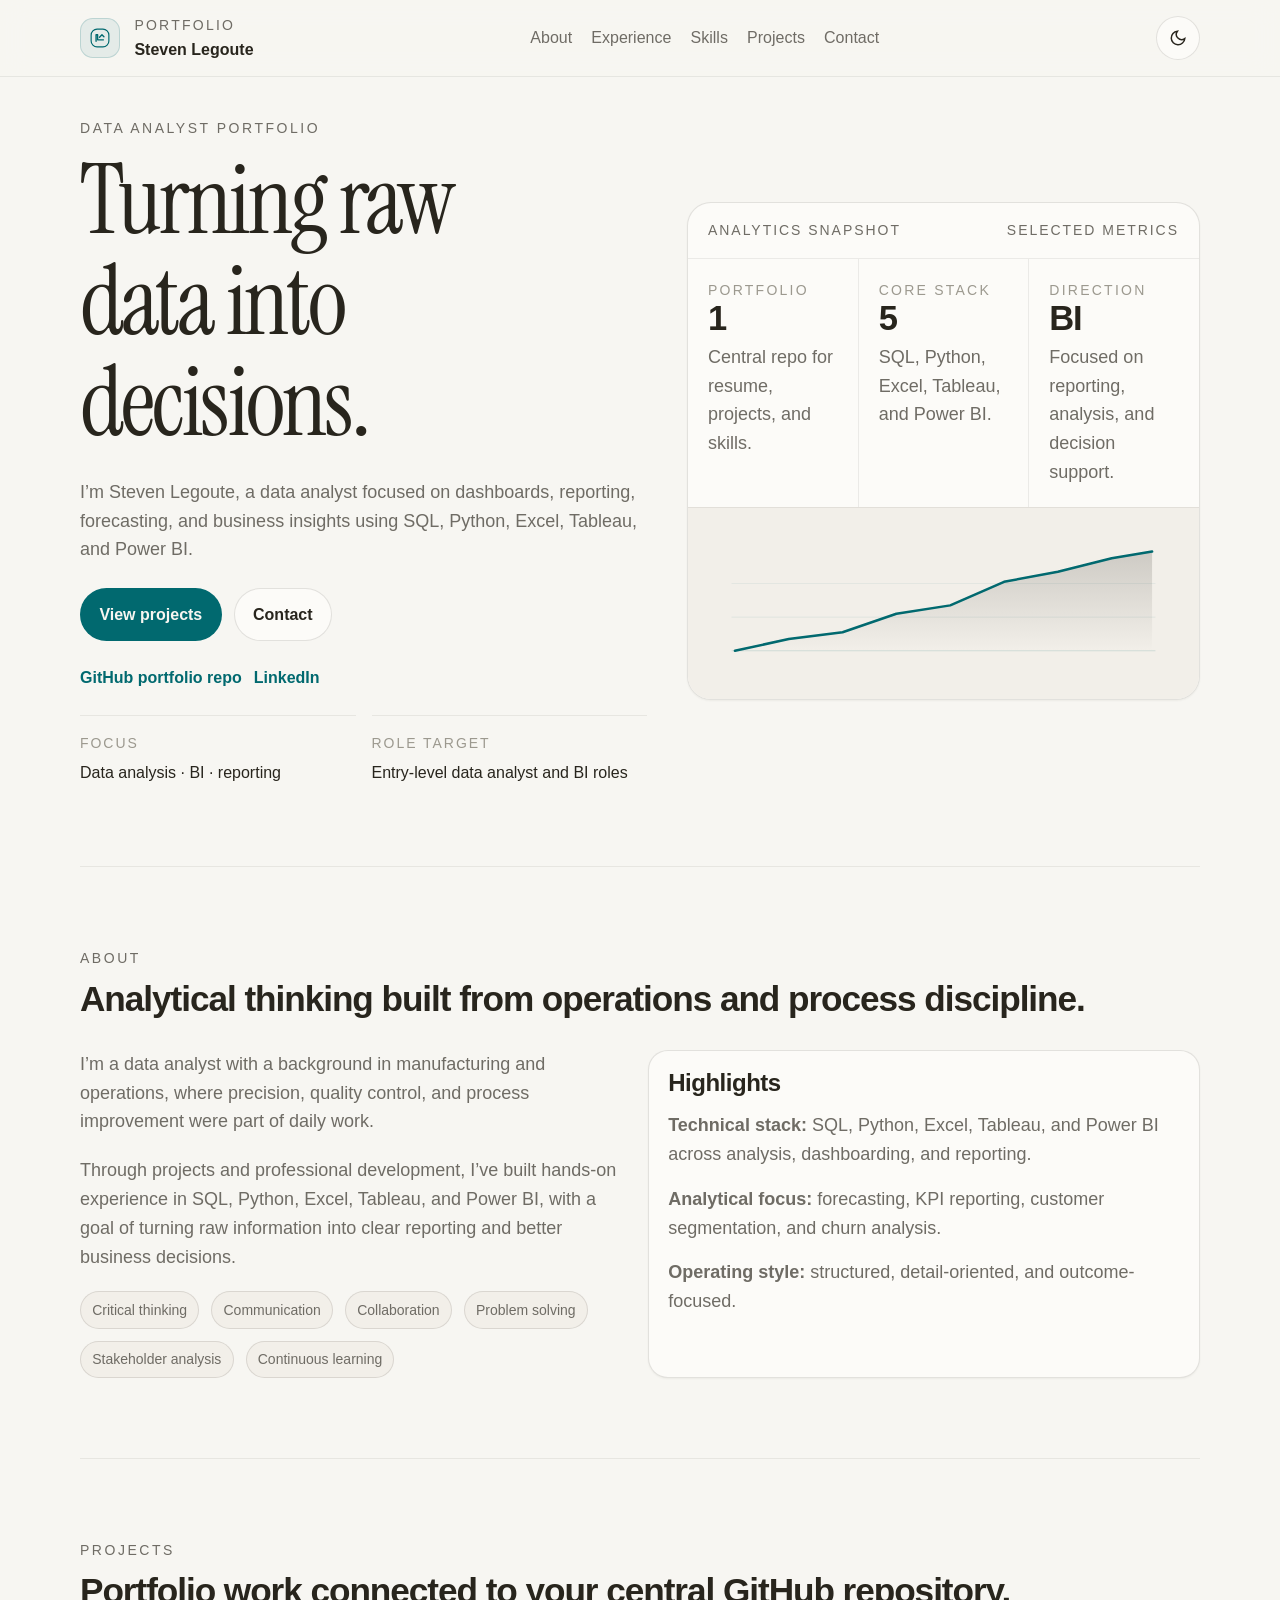
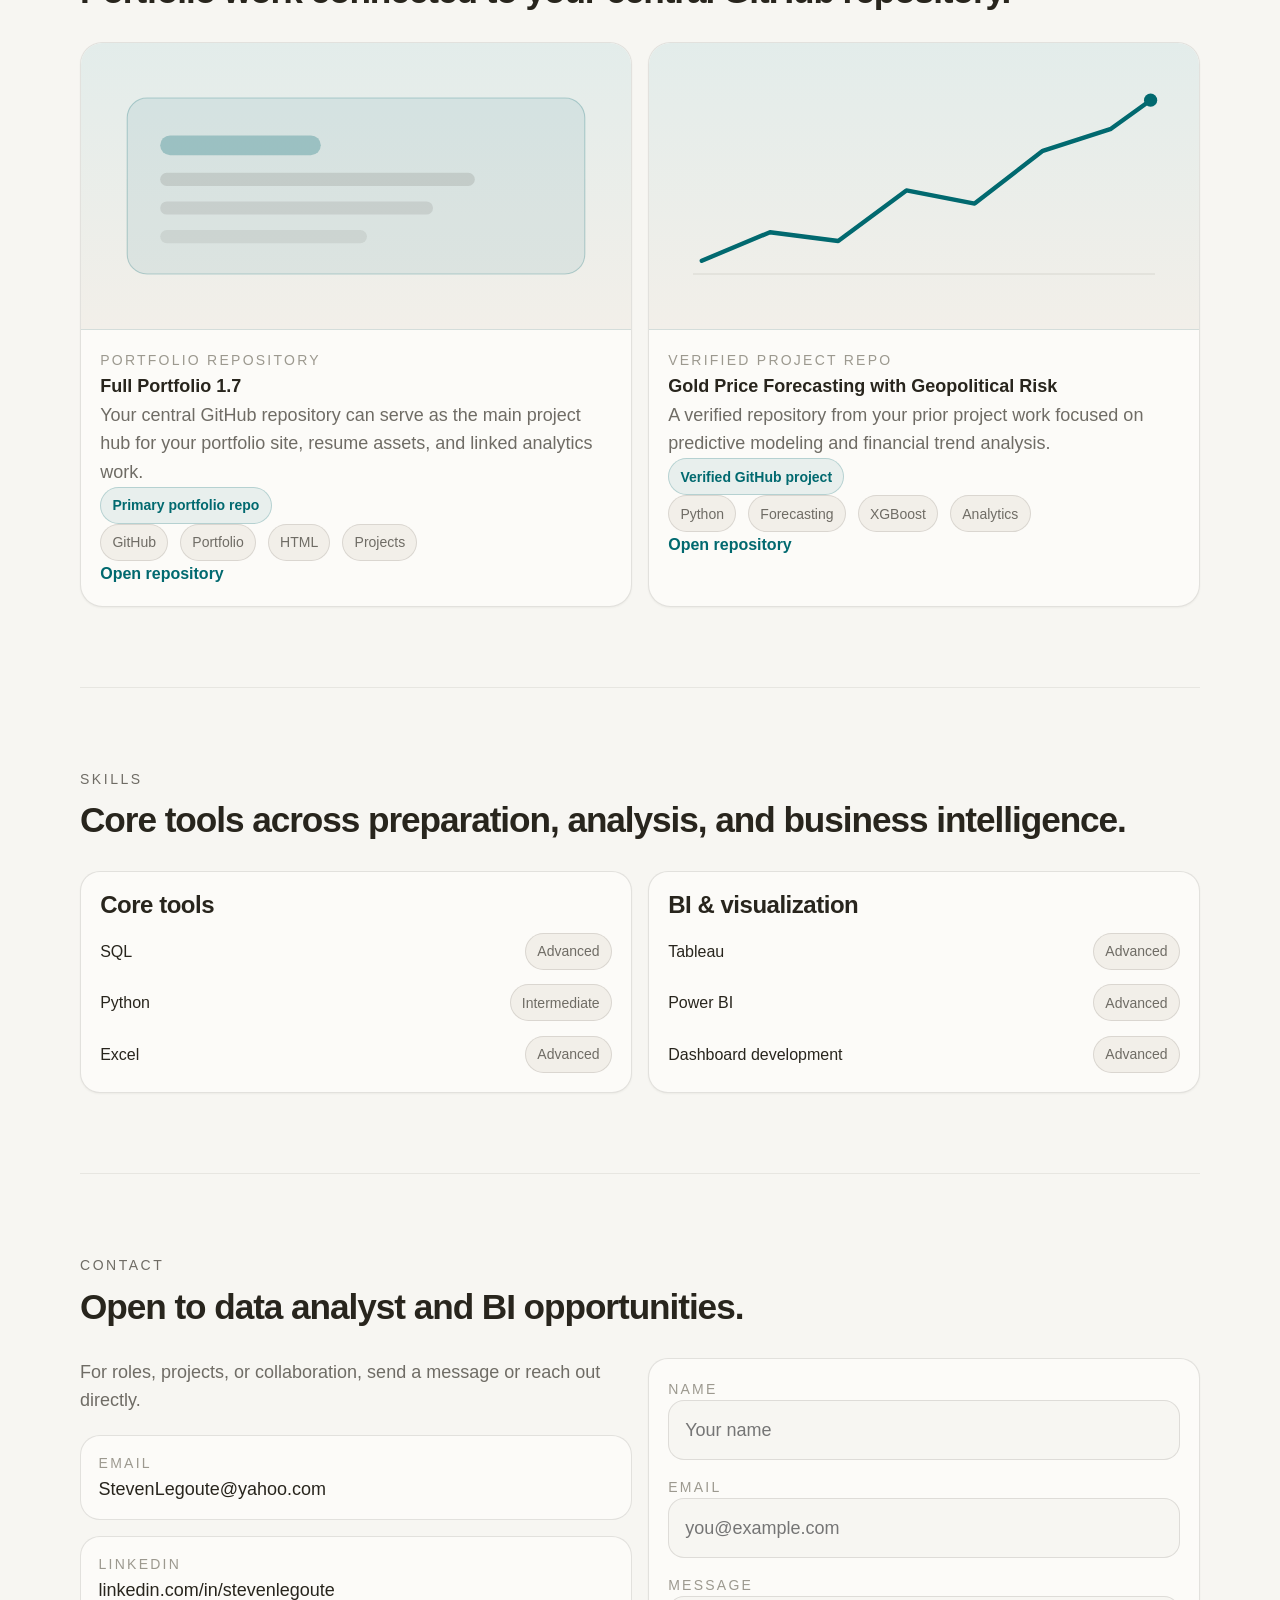
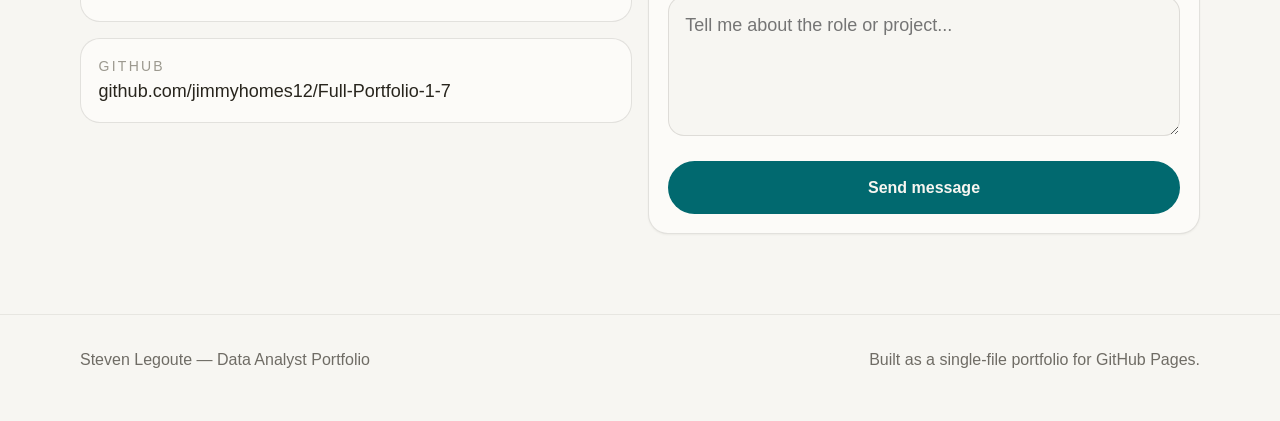
<file: Site Files/Plex Portfolio/steven-legoute-portfolio-linked.html>
<!DOCTYPE html>
<html lang="en" data-theme="light">
<head>
  <meta charset="UTF-8" />
  <meta name="viewport" content="width=device-width, initial-scale=1.0" />
  <meta name="description" content="Steven Legoute — Data Analyst portfolio featuring projects, experience, skills, and contact information." />
  <title>Steven Legoute — Data Analyst Portfolio</title>

  <link rel="preconnect" href="https://api.fontshare.com" />
  <link rel="preconnect" href="https://fonts.googleapis.com" />
  <link rel="preconnect" href="https://fonts.gstatic.com" crossorigin />
  <link href="https://api.fontshare.com/v2/css?f[]=general-sans@400,500,600,700&display=swap" rel="stylesheet" />
  <link href="https://fonts.googleapis.com/css2?family=Instrument+Serif:ital@0;1&display=swap" rel="stylesheet" />

  <style>
    :root {
      --font-body: 'General Sans', Inter, sans-serif;
      --font-display: 'Instrument Serif', Georgia, serif;
      --text-xs: clamp(0.75rem, 0.7rem + 0.25vw, 0.875rem);
      --text-sm: clamp(0.875rem, 0.8rem + 0.35vw, 1rem);
      --text-base: clamp(1rem, 0.95rem + 0.25vw, 1.125rem);
      --text-lg: clamp(1.125rem, 1rem + 0.75vw, 1.5rem);
      --text-xl: clamp(1.5rem, 1.2rem + 1.25vw, 2.25rem);
      --text-2xl: clamp(2rem, 1.2rem + 2.5vw, 3.5rem);
      --text-hero: clamp(3.2rem, 2rem + 5vw, 6.5rem);
      --space-1: 0.25rem; --space-2: 0.5rem; --space-3: 0.75rem; --space-4: 1rem; --space-5: 1.25rem; --space-6: 1.5rem; --space-8: 2rem; --space-10: 2.5rem; --space-12: 3rem; --space-16: 4rem; --space-20: 5rem;
      --radius-sm: 0.375rem; --radius-md: 0.5rem; --radius-lg: 0.875rem; --radius-xl: 1.25rem; --radius-full: 9999px;
      --content-default: 1120px;
      --color-bg: #f7f6f2; --color-surface: #fcfbf8; --color-surface-2: #f2efe9; --color-border: rgba(40, 37, 29, 0.12); --color-divider: rgba(40, 37, 29, 0.08);
      --color-text: #28251d; --color-text-muted: #6f6c65; --color-text-faint: #9c998f; --color-text-inverse: #f8f6f1;
      --color-primary: #01696f; --color-primary-hover: #0c4e54; --color-primary-soft: rgba(1, 105, 111, 0.08);
      --shadow-sm: 0 1px 2px rgba(40, 37, 29, 0.05); --shadow-md: 0 8px 24px rgba(40, 37, 29, 0.08);
      --transition: 180ms cubic-bezier(0.16, 1, 0.3, 1);
    }
    [data-theme="dark"] {
      --color-bg: #171614; --color-surface: #1c1b19; --color-surface-2: #22211f; --color-border: rgba(205, 204, 202, 0.14); --color-divider: rgba(205, 204, 202, 0.08);
      --color-text: #d6d4cf; --color-text-muted: #a19f99; --color-text-faint: #74726e; --color-text-inverse: #171614;
      --color-primary: #4f98a3; --color-primary-hover: #76b0b8; --color-primary-soft: rgba(79, 152, 163, 0.12);
      --shadow-sm: 0 1px 2px rgba(0,0,0,0.25); --shadow-md: 0 10px 30px rgba(0,0,0,0.28);
    }
    *,*::before,*::after{box-sizing:border-box} html{scroll-behavior:smooth} body{margin:0;font-family:var(--font-body);font-size:var(--text-base);line-height:1.6;background:var(--color-bg);color:var(--color-text);-webkit-font-smoothing:antialiased;text-rendering:optimizeLegibility}
    a{color:inherit;text-decoration:none} button,input,textarea{font:inherit} button{cursor:pointer} img,svg{display:block;max-width:100%}
    :focus-visible{outline:2px solid var(--color-primary);outline-offset:3px;border-radius:var(--radius-sm)}
    .container{width:min(calc(100% - 2rem), var(--content-default));margin-inline:auto}.skip-link{position:absolute;left:-9999px;top:1rem;background:var(--color-primary);color:var(--color-text-inverse);padding:.7rem 1rem;border-radius:var(--radius-full);z-index:100}.skip-link:focus{left:1rem}
    .site-header{position:sticky;top:0;z-index:50;border-bottom:1px solid var(--color-divider);backdrop-filter:blur(14px);background:color-mix(in srgb,var(--color-bg) 86%,transparent)}
    .header-row{display:flex;align-items:center;justify-content:space-between;gap:1rem;min-height:76px}.brand{display:flex;align-items:center;gap:.9rem;min-width:0}.brand-mark{width:2.5rem;height:2.5rem;padding:.45rem;border-radius:.8rem;color:var(--color-primary);background:var(--color-primary-soft);border:1px solid color-mix(in srgb,var(--color-primary) 18%,transparent);flex:0 0 auto}.brand-copy small{display:block;font-size:var(--text-xs);text-transform:uppercase;letter-spacing:.16em;color:var(--color-text-muted);margin-bottom:.05rem}.brand-copy strong{display:block;font-size:var(--text-sm);font-weight:600;white-space:nowrap}
    .desktop-nav{display:none;align-items:center;gap:1.2rem;font-size:var(--text-sm);color:var(--color-text-muted)}.desktop-nav a:hover{color:var(--color-text)}
    .theme-toggle{border:1px solid var(--color-border);background:var(--color-surface);color:var(--color-text);width:44px;height:44px;border-radius:var(--radius-full);display:inline-flex;align-items:center;justify-content:center}
    .theme-toggle:hover{border-color:color-mix(in srgb,var(--color-primary) 35%,var(--color-border));color:var(--color-primary)}
    main{padding-block:var(--space-10) var(--space-20)} .section{padding-top:clamp(var(--space-12),10vw,var(--space-20));border-top:1px solid var(--color-divider);margin-top:clamp(var(--space-12),8vw,var(--space-20))}.section:first-child{border-top:0;margin-top:0;padding-top:0}
    .section-head{display:flex;align-items:end;justify-content:space-between;gap:1rem;margin-bottom:var(--space-8)} .eyebrow{font-size:var(--text-xs);text-transform:uppercase;letter-spacing:.18em;color:var(--color-text-muted);margin-bottom:var(--space-3)}
    h1,h2,h3{margin:0;line-height:1.05;text-wrap:balance} h1{font-family:var(--font-display);font-size:var(--text-hero);font-weight:400;letter-spacing:-.03em;max-width:10ch} h2{font-size:var(--text-xl);font-weight:600;letter-spacing:-.03em} h3{font-size:var(--text-lg);font-weight:600;letter-spacing:-.02em} p{margin:0;color:var(--color-text-muted)}
    .hero{display:grid;gap:var(--space-10);align-items:center}.hero-copy{display:grid;gap:var(--space-6)}.lead{max-width:58ch}.hero-actions,.pill-row,.tag-row,.link-row{display:flex;flex-wrap:wrap;gap:.75rem}
    .button{display:inline-flex;align-items:center;justify-content:center;min-height:46px;padding:.8rem 1.15rem;border-radius:var(--radius-full);font-size:var(--text-sm);font-weight:600;border:1px solid transparent}.button.primary{background:var(--color-primary);color:var(--color-text-inverse)}.button.primary:hover{background:var(--color-primary-hover)}.button.secondary{border-color:var(--color-border);background:var(--color-surface)}
    .hero-panel,.card,.project{border:1px solid var(--color-border);background:var(--color-surface);box-shadow:var(--shadow-sm)} .hero-panel{border-radius:1.5rem;overflow:hidden}.card{border-radius:var(--radius-xl)}.project{border-radius:1.4rem;overflow:hidden}
    .hero-panel-head{display:flex;align-items:center;justify-content:space-between;gap:1rem;padding:1rem 1.25rem;border-bottom:1px solid var(--color-divider);font-size:var(--text-xs);text-transform:uppercase;letter-spacing:.14em;color:var(--color-text-muted)}
    .hero-grid{display:grid;grid-template-columns:repeat(3,minmax(0,1fr));gap:1px;background:var(--color-divider)} .hero-stat{padding:1.25rem;background:var(--color-surface)} .hero-stat strong{display:block;font-size:clamp(1.7rem,1.2rem + 1.2vw,2.5rem);line-height:1;letter-spacing:-.04em;margin-bottom:.45rem;color:var(--color-text)} .hero-stat span,.project-kicker,label,.contact-item small,.timeline-year{display:block;font-size:var(--text-xs);text-transform:uppercase;letter-spacing:.16em;color:var(--color-text-faint)}
    .hero-chart{padding:1.25rem;background:var(--color-surface-2);border-top:1px solid var(--color-divider)} .meta-item{border-top:1px solid var(--color-divider);padding-top:var(--space-4)} .meta-item span{display:block;font-size:var(--text-xs);text-transform:uppercase;letter-spacing:.14em;color:var(--color-text-faint);margin-bottom:.35rem}.meta-item strong{display:block;font-size:var(--text-sm);font-weight:500;color:var(--color-text)}
    .hero-meta,.about-grid,.contact-grid,.skills-grid,.education-grid,.projects-grid,.timeline,.contact-list,.form-grid,.story{display:grid;gap:1rem}.hero-meta{grid-template-columns:repeat(2,minmax(0,1fr));max-width:36rem}.story{gap:var(--space-5);max-width:66ch}.pill,.tag,.level{font-size:var(--text-xs);padding:.4rem .7rem;border-radius:var(--radius-full);border:1px solid var(--color-border);background:var(--color-surface-2);color:var(--color-text-muted)} .card-pad,.project-copy,.form-card{padding:1.2rem}
    .timeline-item{position:relative;padding:1.15rem 1.15rem 1.15rem 1.35rem;border-left:1px solid var(--color-divider);margin-left:.25rem}.timeline-item::before{content:"";position:absolute;left:-.36rem;top:1.45rem;width:.65rem;height:.65rem;border-radius:50%;background:var(--color-primary);box-shadow:0 0 0 6px var(--color-primary-soft)} .timeline-role,.project-title{font-weight:600;color:var(--color-text)} .timeline-meta{font-size:var(--text-sm);margin-bottom:.5rem}
    .skills-grid{grid-template-columns:repeat(1,minmax(0,1fr))}.skill-card ul{list-style:none;padding:0;margin:1rem 0 0;display:grid;gap:.9rem}.skill-card li{display:flex;align-items:center;justify-content:space-between;gap:1rem;font-size:var(--text-sm);color:var(--color-text)}
    .projects-grid{gap:1rem}.project-visual{min-height:220px;background:linear-gradient(180deg,color-mix(in srgb,var(--color-primary) 10%,var(--color-surface)) 0%,var(--color-surface-2) 100%);border-bottom:1px solid var(--color-divider)} .project-impact{display:inline-flex;width:fit-content;padding:.4rem .7rem;border-radius:var(--radius-full);border:1px solid color-mix(in srgb,var(--color-primary) 22%,transparent);background:var(--color-primary-soft);color:var(--color-primary);font-size:var(--text-xs);font-weight:600}
    .text-link{font-size:var(--text-sm);font-weight:600;color:var(--color-primary)} .text-link:hover,.contact-item a:hover{color:var(--color-primary-hover)} .contact-item{padding:1rem 1.1rem;border-radius:var(--radius-xl);border:1px solid var(--color-border);background:var(--color-surface)}
    input,textarea{width:100%;border:1px solid var(--color-border);border-radius:1rem;background:var(--color-bg);color:var(--color-text);padding:.9rem 1rem;min-height:48px} textarea{min-height:140px;resize:vertical}
    .footer{border-top:1px solid var(--color-divider);padding:var(--space-8) 0 var(--space-12);color:var(--color-text-muted);font-size:var(--text-sm)} .footer-row{display:flex;justify-content:space-between;gap:1rem;flex-wrap:wrap}
    @media (min-width:760px){.desktop-nav{display:flex}.hero{grid-template-columns:1.05fr .95fr}.about-grid,.contact-grid,.education-grid{grid-template-columns:repeat(2,minmax(0,1fr))}.skills-grid,.projects-grid{grid-template-columns:repeat(2,minmax(0,1fr))}}
    @media (max-width:759px){h1{max-width:12ch}.hero-meta,.hero-grid{grid-template-columns:1fr}}
  </style>
</head>
<body>
  <a class="skip-link" href="#main">Skip to content</a>
  <header class="site-header">
    <div class="container header-row">
      <a href="#top" class="brand" aria-label="Steven Legoute home">
        <svg class="brand-mark" viewBox="0 0 48 48" fill="none" aria-hidden="true"><rect x="6" y="6" width="36" height="36" rx="12" stroke="currentColor" stroke-width="2.4"></rect><path d="M16 30.5V17.5H19.2V27.7H31" stroke="currentColor" stroke-width="2.8" stroke-linecap="round" stroke-linejoin="round"></path><path d="M23 22.5L28 17.5L32 21.5" stroke="currentColor" stroke-width="2.8" stroke-linecap="round" stroke-linejoin="round"></path></svg>
        <span class="brand-copy"><small>Portfolio</small><strong>Steven Legoute</strong></span>
      </a>
      <nav class="desktop-nav" aria-label="Primary"><a href="#about">About</a><a href="#experience">Experience</a><a href="#skills">Skills</a><a href="#projects">Projects</a><a href="#contact">Contact</a></nav>
      <button class="theme-toggle" type="button" aria-label="Toggle theme" data-theme-toggle><svg width="18" height="18" viewBox="0 0 24 24" fill="none" stroke="currentColor" stroke-width="2" aria-hidden="true"><path d="M21 12.79A9 9 0 1 1 11.21 3 7 7 0 0 0 21 12.79z"></path></svg></button>
    </div>
  </header>

  <main id="main" class="container">
    <section class="section hero" id="top">
      <div class="hero-copy">
        <div><p class="eyebrow">Data analyst portfolio</p><h1>Turning raw data into decisions.</h1></div>
        <p class="lead">I’m Steven Legoute, a data analyst focused on dashboards, reporting, forecasting, and business insights using SQL, Python, Excel, Tableau, and Power BI.</p>
        <div class="hero-actions"><a class="button primary" href="#projects">View projects</a><a class="button secondary" href="#contact">Contact</a></div>
        <div class="hero-actions">
          <a class="text-link" href="https://github.com/jimmyhomes12/Full-Portfolio-1-7" target="_blank" rel="noopener noreferrer">GitHub portfolio repo</a>
          <a class="text-link" href="https://www.linkedin.com/in/stevenlegoute" target="_blank" rel="noopener noreferrer">LinkedIn</a>
        </div>
        <div class="hero-meta"><div class="meta-item"><span>Focus</span><strong>Data analysis · BI · reporting</strong></div><div class="meta-item"><span>Role target</span><strong>Entry-level data analyst and BI roles</strong></div></div>
      </div>
      <aside class="hero-panel" aria-label="Analytics snapshot">
        <div class="hero-panel-head"><span>Analytics snapshot</span><span>Selected metrics</span></div>
        <div class="hero-grid">
          <div class="hero-stat"><span>Portfolio</span><strong>1</strong><p>Central repo for resume, projects, and skills.</p></div>
          <div class="hero-stat"><span>Core stack</span><strong>5</strong><p>SQL, Python, Excel, Tableau, and Power BI.</p></div>
          <div class="hero-stat"><span>Direction</span><strong>BI</strong><p>Focused on reporting, analysis, and decision support.</p></div>
        </div>
        <div class="hero-chart">
          <svg viewBox="0 0 560 180" role="img" aria-label="Trend line illustration"><defs><linearGradient id="areaFill" x1="0" x2="0" y1="0" y2="1"><stop offset="0%" stop-color="currentColor" stop-opacity="0.18"></stop><stop offset="100%" stop-color="currentColor" stop-opacity="0"></stop></linearGradient></defs><g color="var(--color-primary)"><line x1="28" y1="146" x2="532" y2="146" stroke="currentColor" stroke-opacity="0.18"></line><line x1="28" y1="106" x2="532" y2="106" stroke="currentColor" stroke-opacity="0.1"></line><line x1="28" y1="66" x2="532" y2="66" stroke="currentColor" stroke-opacity="0.08"></line><path d="M32 146 L96 132 L160 124 L224 102 L288 92 L352 64 L416 52 L480 36 L528 28 L528 146 Z" fill="url(#areaFill)"></path><path d="M32 146 L96 132 L160 124 L224 102 L288 92 L352 64 L416 52 L480 36 L528 28" fill="none" stroke="currentColor" stroke-width="3" stroke-linecap="round" stroke-linejoin="round"></path></g></svg>
        </div>
      </aside>
    </section>

    <section class="section" id="about">
      <div class="section-head"><div><p class="eyebrow">About</p><h2>Analytical thinking built from operations and process discipline.</h2></div></div>
      <div class="about-grid">
        <div class="story">
          <p>I’m a data analyst with a background in manufacturing and operations, where precision, quality control, and process improvement were part of daily work.</p>
          <p>Through projects and professional development, I’ve built hands-on experience in SQL, Python, Excel, Tableau, and Power BI, with a goal of turning raw information into clear reporting and better business decisions.</p>
          <div class="pill-row"><span class="pill">Critical thinking</span><span class="pill">Communication</span><span class="pill">Collaboration</span><span class="pill">Problem solving</span><span class="pill">Stakeholder analysis</span><span class="pill">Continuous learning</span></div>
        </div>
        <div class="card card-pad">
          <h3>Highlights</h3>
          <div class="story" style="margin-top:1rem; gap:1rem;">
            <p><strong>Technical stack:</strong> SQL, Python, Excel, Tableau, and Power BI across analysis, dashboarding, and reporting.</p>
            <p><strong>Analytical focus:</strong> forecasting, KPI reporting, customer segmentation, and churn analysis.</p>
            <p><strong>Operating style:</strong> structured, detail-oriented, and outcome-focused.</p>
          </div>
        </div>
      </div>
    </section>

    <section class="section" id="projects">
      <div class="section-head"><div><p class="eyebrow">Projects</p><h2>Portfolio work connected to your central GitHub repository.</h2></div></div>
      <div class="projects-grid">
        <article class="project">
          <div class="project-visual"><svg viewBox="0 0 500 260" role="img" aria-label="Portfolio repo preview"><rect width="500" height="260" fill="transparent"></rect><rect x="42" y="50" width="416" height="160" rx="18" fill="rgba(1,105,111,0.08)" stroke="rgba(1,105,111,0.25)"></rect><rect x="72" y="84" width="146" height="18" rx="9" fill="rgba(1,105,111,0.28)"></rect><rect x="72" y="118" width="286" height="12" rx="6" fill="rgba(40,37,29,0.12)"></rect><rect x="72" y="144" width="248" height="12" rx="6" fill="rgba(40,37,29,0.1)"></rect><rect x="72" y="170" width="188" height="12" rx="6" fill="rgba(40,37,29,0.08)"></rect></svg></div>
          <div class="project-copy">
            <div class="project-kicker">Portfolio repository</div>
            <div class="project-title">Full Portfolio 1.7</div>
            <p>Your central GitHub repository can serve as the main project hub for your portfolio site, resume assets, and linked analytics work.</p>
            <span class="project-impact">Primary portfolio repo</span>
            <div class="tag-row"><span class="tag">GitHub</span><span class="tag">Portfolio</span><span class="tag">HTML</span><span class="tag">Projects</span></div>
            <div class="link-row"><a class="text-link" href="https://github.com/jimmyhomes12/Full-Portfolio-1-7" target="_blank" rel="noopener noreferrer">Open repository</a></div>
          </div>
        </article>

        <article class="project">
          <div class="project-visual"><svg viewBox="0 0 500 260" role="img" aria-label="Forecasting repo preview"><rect width="500" height="260" fill="transparent"></rect><line x1="40" y1="210" x2="460" y2="210" stroke="var(--color-border)"></line><path d="M48 198 L110 172 L172 180 L234 134 L296 146 L358 98 L420 78 L456 52" fill="none" stroke="var(--color-primary)" stroke-width="4" stroke-linecap="round" stroke-linejoin="round"></path><circle cx="456" cy="52" r="6" fill="var(--color-primary)"></circle></svg></div>
          <div class="project-copy">
            <div class="project-kicker">Verified project repo</div>
            <div class="project-title">Gold Price Forecasting with Geopolitical Risk</div>
            <p>A verified repository from your prior project work focused on predictive modeling and financial trend analysis.</p>
            <span class="project-impact">Verified GitHub project</span>
            <div class="tag-row"><span class="tag">Python</span><span class="tag">Forecasting</span><span class="tag">XGBoost</span><span class="tag">Analytics</span></div>
            <div class="link-row"><a class="text-link" href="https://github.com/jimmyhomes12/Project-Two" target="_blank" rel="noopener noreferrer">Open repository</a></div>
          </div>
        </article>
      </div>
    </section>

    <section class="section" id="skills">
      <div class="section-head"><div><p class="eyebrow">Skills</p><h2>Core tools across preparation, analysis, and business intelligence.</h2></div></div>
      <div class="skills-grid">
        <article class="card card-pad skill-card"><h3>Core tools</h3><ul><li><span>SQL</span><span class="level">Advanced</span></li><li><span>Python</span><span class="level">Intermediate</span></li><li><span>Excel</span><span class="level">Advanced</span></li></ul></article>
        <article class="card card-pad skill-card"><h3>BI & visualization</h3><ul><li><span>Tableau</span><span class="level">Advanced</span></li><li><span>Power BI</span><span class="level">Advanced</span></li><li><span>Dashboard development</span><span class="level">Advanced</span></li></ul></article>
      </div>
    </section>

    <section class="section" id="contact">
      <div class="section-head"><div><p class="eyebrow">Contact</p><h2>Open to data analyst and BI opportunities.</h2></div></div>
      <div class="contact-grid">
        <div>
          <p>For roles, projects, or collaboration, send a message or reach out directly.</p>
          <div class="contact-list" style="margin-top:1.25rem;">
            <div class="contact-item"><small>Email</small><a href="mailto:StevenLegoute@yahoo.com">StevenLegoute@yahoo.com</a></div>
            <div class="contact-item"><small>LinkedIn</small><a href="https://www.linkedin.com/in/stevenlegoute" target="_blank" rel="noopener noreferrer">linkedin.com/in/stevenlegoute</a></div>
            <div class="contact-item"><small>GitHub</small><a href="https://github.com/jimmyhomes12/Full-Portfolio-1-7" target="_blank" rel="noopener noreferrer">github.com/jimmyhomes12/Full-Portfolio-1-7</a></div>
          </div>
        </div>
        <form class="card form-card" action="mailto:StevenLegoute@yahoo.com" method="post" enctype="text/plain">
          <div class="form-grid">
            <div><label for="name">Name</label><input id="name" name="name" type="text" placeholder="Your name" /></div>
            <div><label for="email">Email</label><input id="email" name="email" type="email" placeholder="you@example.com" /></div>
            <div><label for="message">Message</label><textarea id="message" name="message" placeholder="Tell me about the role or project..."></textarea></div>
            <button class="button primary" type="submit">Send message</button>
          </div>
        </form>
      </div>
    </section>
  </main>

  <footer class="footer"><div class="container footer-row"><span>Steven Legoute — Data Analyst Portfolio</span><span>Built as a single-file portfolio for GitHub Pages.</span></div></footer>

  <script>
    (function () {
      const root = document.documentElement;
      const toggle = document.querySelector('[data-theme-toggle]');
      let theme = window.matchMedia('(prefers-color-scheme: dark)').matches ? 'dark' : 'light';
      function setTheme(nextTheme) {
        theme = nextTheme;
        root.setAttribute('data-theme', theme);
        if (!toggle) return;
        toggle.setAttribute('aria-label', theme === 'dark' ? 'Switch to light mode' : 'Switch to dark mode');
        toggle.innerHTML = theme === 'dark'
          ? '<svg width="18" height="18" viewBox="0 0 24 24" fill="none" stroke="currentColor" stroke-width="2" aria-hidden="true"><circle cx="12" cy="12" r="5"></circle><path d="M12 1v2M12 21v2M4.22 4.22l1.42 1.42M18.36 18.36l1.42 1.42M1 12h2M21 12h2M4.22 19.78l1.42-1.42M18.36 5.64l1.42-1.42"></path></svg>'
          : '<svg width="18" height="18" viewBox="0 0 24 24" fill="none" stroke="currentColor" stroke-width="2" aria-hidden="true"><path d="M21 12.79A9 9 0 1 1 11.21 3 7 7 0 0 0 21 12.79z"></path></svg>';
      }
      setTheme(theme);
      toggle && toggle.addEventListener('click', function () { setTheme(theme === 'dark' ? 'light' : 'dark'); });
    })();
  </script>
</body>
</html>
</file>
<file: styles.css>
:root {
      --font-body: 'General Sans', Inter, sans-serif;
      --font-display: 'Instrument Serif', Georgia, serif;
      --text-xs: clamp(0.75rem, 0.7rem + 0.25vw, 0.875rem);
      --text-sm: clamp(0.875rem, 0.8rem + 0.35vw, 1rem);
      --text-base: clamp(1rem, 0.95rem + 0.25vw, 1.125rem);
      --text-lg: clamp(1.125rem, 1rem + 0.75vw, 1.5rem);
      --text-xl: clamp(1.5rem, 1.2rem + 1.25vw, 2.25rem);
      --text-2xl: clamp(2rem, 1.2rem + 2.5vw, 3.5rem);
      --text-hero: clamp(3.2rem, 2rem + 5vw, 6.5rem);
      --space-1: 0.25rem; --space-2: 0.5rem; --space-3: 0.75rem; --space-4: 1rem; --space-5: 1.25rem; --space-6: 1.5rem; --space-8: 2rem; --space-10: 2.5rem; --space-12: 3rem; --space-16: 4rem; --space-20: 5rem;
      --radius-sm: 0.375rem; --radius-md: 0.5rem; --radius-lg: 0.875rem; --radius-xl: 1.25rem; --radius-full: 9999px;
      --content-default: 1120px;
      --color-bg: #f7f6f2; --color-surface: #fcfbf8; --color-surface-2: #f2efe9; --color-border: rgba(40, 37, 29, 0.12); --color-divider: rgba(40, 37, 29, 0.08);
      --color-text: #28251d; --color-text-muted: #6f6c65; --color-text-faint: #9c998f; --color-text-inverse: #f8f6f1;
      --color-primary: #01696f; --color-primary-hover: #0c4e54; --color-primary-soft: rgba(1, 105, 111, 0.08);
      --shadow-sm: 0 1px 2px rgba(40, 37, 29, 0.05); --shadow-md: 0 8px 24px rgba(40, 37, 29, 0.08);
      --transition: 180ms cubic-bezier(0.16, 1, 0.3, 1);
    }
    [data-theme="dark"] {
      --color-bg: #171614; --color-surface: #1c1b19; --color-surface-2: #22211f; --color-border: rgba(205, 204, 202, 0.14); --color-divider: rgba(205, 204, 202, 0.08);
      --color-text: #d6d4cf; --color-text-muted: #a19f99; --color-text-faint: #74726e; --color-text-inverse: #171614;
      --color-primary: #4f98a3; --color-primary-hover: #76b0b8; --color-primary-soft: rgba(79, 152, 163, 0.12);
      --shadow-sm: 0 1px 2px rgba(0,0,0,0.25); --shadow-md: 0 10px 30px rgba(0,0,0,0.28);
    }
    *,*::before,*::after{box-sizing:border-box} html{scroll-behavior:smooth} body{margin:0;font-family:var(--font-body);font-size:var(--text-base);line-height:1.6;background:var(--color-bg);color:var(--color-text);-webkit-font-smoothing:antialiased;text-rendering:optimizeLegibility}
    a{color:inherit;text-decoration:none} button,input,textarea{font:inherit} button{cursor:pointer} img,svg{display:block;max-width:100%}
    :focus-visible{outline:2px solid var(--color-primary);outline-offset:3px;border-radius:var(--radius-sm)}
    .container{width:min(calc(100% - 2rem), var(--content-default));margin-inline:auto}.skip-link{position:absolute;left:-9999px;top:1rem;background:var(--color-primary);color:var(--color-text-inverse);padding:.7rem 1rem;border-radius:var(--radius-full);z-index:100}.skip-link:focus{left:1rem}
    .site-header{position:sticky;top:0;z-index:50;border-bottom:1px solid var(--color-divider);backdrop-filter:blur(14px);background:color-mix(in srgb,var(--color-bg) 86%,transparent)}
    .header-row{display:flex;align-items:center;justify-content:space-between;gap:1rem;min-height:76px}.brand{display:flex;align-items:center;gap:.9rem;min-width:0}.brand-mark{width:2.5rem;height:2.5rem;padding:.45rem;border-radius:.8rem;color:var(--color-primary);background:var(--color-primary-soft);border:1px solid color-mix(in srgb,var(--color-primary) 18%,transparent);flex:0 0 auto}.brand-copy small{display:block;font-size:var(--text-xs);text-transform:uppercase;letter-spacing:.16em;color:var(--color-text-muted);margin-bottom:.05rem}.brand-copy strong{display:block;font-size:var(--text-sm);font-weight:600;white-space:nowrap}
    .desktop-nav{display:none;align-items:center;gap:1.2rem;font-size:var(--text-sm);color:var(--color-text-muted)}.desktop-nav a:hover{color:var(--color-text)}
    .theme-toggle{border:1px solid var(--color-border);background:var(--color-surface);color:var(--color-text);width:44px;height:44px;border-radius:var(--radius-full);display:inline-flex;align-items:center;justify-content:center}
    .theme-toggle:hover{border-color:color-mix(in srgb,var(--color-primary) 35%,var(--color-border));color:var(--color-primary)}
    main{padding-block:var(--space-10) var(--space-20)} .section{padding-top:clamp(var(--space-12),10vw,var(--space-20));border-top:1px solid var(--color-divider);margin-top:clamp(var(--space-12),8vw,var(--space-20))}.section:first-child{border-top:0;margin-top:0;padding-top:0}
    .section-head{display:flex;align-items:end;justify-content:space-between;gap:1rem;margin-bottom:var(--space-8)} .eyebrow{font-size:var(--text-xs);text-transform:uppercase;letter-spacing:.18em;color:var(--color-text-muted);margin-bottom:var(--space-3)}
    h1,h2,h3{margin:0;line-height:1.05;text-wrap:balance} h1{font-family:var(--font-display);font-size:var(--text-hero);font-weight:400;letter-spacing:-.03em;max-width:10ch} h2{font-size:var(--text-xl);font-weight:600;letter-spacing:-.03em} h3{font-size:var(--text-lg);font-weight:600;letter-spacing:-.02em} p{margin:0;color:var(--color-text-muted)}
    .hero{display:grid;gap:var(--space-10);align-items:center}.hero-copy{display:grid;gap:var(--space-6)}.lead{max-width:58ch}.hero-actions,.pill-row,.tag-row,.link-row{display:flex;flex-wrap:wrap;gap:.75rem}
    .button{display:inline-flex;align-items:center;justify-content:center;min-height:46px;padding:.8rem 1.15rem;border-radius:var(--radius-full);font-size:var(--text-sm);font-weight:600;border:1px solid transparent}.button.primary{background:var(--color-primary);color:var(--color-text-inverse)}.button.primary:hover{background:var(--color-primary-hover)}.button.secondary{border-color:var(--color-border);background:var(--color-surface)}
    .hero-panel,.card,.project{border:1px solid var(--color-border);background:var(--color-surface);box-shadow:var(--shadow-sm)} .hero-panel{border-radius:1.5rem;overflow:hidden}.card{border-radius:var(--radius-xl)}.project{border-radius:1.4rem;overflow:hidden}
    .hero-panel-head{display:flex;align-items:center;justify-content:space-between;gap:1rem;padding:1rem 1.25rem;border-bottom:1px solid var(--color-divider);font-size:var(--text-xs);text-transform:uppercase;letter-spacing:.14em;color:var(--color-text-muted)}
    .hero-grid{display:grid;grid-template-columns:repeat(3,minmax(0,1fr));gap:1px;background:var(--color-divider)} .hero-stat{padding:1.25rem;background:var(--color-surface)} .hero-stat strong{display:block;font-size:clamp(1.7rem,1.2rem + 1.2vw,2.5rem);line-height:1;letter-spacing:-.04em;margin-bottom:.45rem;color:var(--color-text)} .hero-stat span,.project-kicker,label,.contact-item small,.timeline-year{display:block;font-size:var(--text-xs);text-transform:uppercase;letter-spacing:.16em;color:var(--color-text-faint)}
    .hero-chart{padding:1.25rem;background:var(--color-surface-2);border-top:1px solid var(--color-divider)} .meta-item{border-top:1px solid var(--color-divider);padding-top:var(--space-4)} .meta-item span{display:block;font-size:var(--text-xs);text-transform:uppercase;letter-spacing:.14em;color:var(--color-text-faint);margin-bottom:.35rem}.meta-item strong{display:block;font-size:var(--text-sm);font-weight:500;color:var(--color-text)}
    .hero-meta,.about-grid,.contact-grid,.skills-grid,.education-grid,.projects-grid,.timeline,.contact-list,.form-grid,.story{display:grid;gap:1rem}.hero-meta{grid-template-columns:repeat(2,minmax(0,1fr));max-width:36rem}.story{gap:var(--space-5);max-width:66ch}.pill,.tag,.level{font-size:var(--text-xs);padding:.4rem .7rem;border-radius:var(--radius-full);border:1px solid var(--color-border);background:var(--color-surface-2);color:var(--color-text-muted)} .card-pad,.project-copy,.form-card{padding:1.2rem}
    .timeline-item{position:relative;padding:1.15rem 1.15rem 1.15rem 1.35rem;border-left:1px solid var(--color-divider);margin-left:.25rem}.timeline-item::before{content:"";position:absolute;left:-.36rem;top:1.45rem;width:.65rem;height:.65rem;border-radius:50%;background:var(--color-primary);box-shadow:0 0 0 6px var(--color-primary-soft)} .timeline-role,.project-title{font-weight:600;color:var(--color-text)} .timeline-meta{font-size:var(--text-sm);margin-bottom:.5rem}
    .skills-grid{grid-template-columns:repeat(1,minmax(0,1fr))}.skill-card ul{list-style:none;padding:0;margin:1rem 0 0;display:grid;gap:.9rem}.skill-card li{display:flex;align-items:center;justify-content:space-between;gap:1rem;font-size:var(--text-sm);color:var(--color-text)}
    .projects-grid{gap:1rem}.project-visual{min-height:220px;background:linear-gradient(180deg,color-mix(in srgb,var(--color-primary) 10%,var(--color-surface)) 0%,var(--color-surface-2) 100%);border-bottom:1px solid var(--color-divider)} .project-impact{display:inline-flex;width:fit-content;padding:.4rem .7rem;border-radius:var(--radius-full);border:1px solid color-mix(in srgb,var(--color-primary) 22%,transparent);background:var(--color-primary-soft);color:var(--color-primary);font-size:var(--text-xs);font-weight:600}
    .text-link{font-size:var(--text-sm);font-weight:600;color:var(--color-primary)} .text-link:hover,.contact-item a:hover{color:var(--color-primary-hover)} .contact-item{padding:1rem 1.1rem;border-radius:var(--radius-xl);border:1px solid var(--color-border);background:var(--color-surface)}
    input,textarea{width:100%;border:1px solid var(--color-border);border-radius:1rem;background:var(--color-bg);color:var(--color-text);padding:.9rem 1rem;min-height:48px} textarea{min-height:140px;resize:vertical}
    .footer{border-top:1px solid var(--color-divider);padding:var(--space-8) 0 var(--space-12);color:var(--color-text-muted);font-size:var(--text-sm)} .footer-row{display:flex;justify-content:space-between;gap:1rem;flex-wrap:wrap}
    @media (min-width:760px){.desktop-nav{display:flex}.hero{grid-template-columns:1.05fr .95fr}.about-grid,.contact-grid,.education-grid{grid-template-columns:repeat(2,minmax(0,1fr))}.skills-grid,.projects-grid{grid-template-columns:repeat(2,minmax(0,1fr))}}
    @media (max-width:759px){h1{max-width:12ch}.hero-meta,.hero-grid{grid-template-columns:1fr}}
    .story--compact{margin-top:1rem;gap:1rem}
    .contact-list--spaced{margin-top:1.25rem}
</file>
<file: Site Files/copilot - portfolio CSS/styles.css>
/* Reset */
* { box-sizing: border-box; }
html, body { margin: 0; padding: 0; }
img, svg { max-width: 100%; }
a { color: inherit; }

/* Variables */
:root {
  --primary: #0284c7;
  --primary-soft: #0ea5e9;
  --secondary: #0b1120;
  --background: #f8fafc;
  --text: #0f172a;
  --muted: #64748b;
  --surface: #ffffff;
  --surface-dark: #0f172a;
  --border: #e2e8f0;
  --border-dark: #334155;
  --radius: 8px;
  --shadow: 0 1px 2px rgb(2 6 23 / 0.06);
  --project-thumb-bg: rgb(239 246 255);
  --project-thumb-line: rgba(15, 23, 42, 0.12);
  --project-thumb-text: rgba(15, 23, 42, 0.55);
  --project-thumb-text-soft: rgba(15, 23, 42, 0.35);
  --project-thumb-panel: rgba(255, 255, 255, 0.72);
  --project-thumb-panel-border: rgba(14, 165, 233, 0.18);
}

.dark {
  --background: #020617;
  --text: #f1f5f9;
  --muted: #94a3b8;
  --surface: #0f172a;
  --border: #334155;
  --project-thumb-bg: #0D1629;
  --project-thumb-line: rgba(255, 255, 255, 0.08);
  --project-thumb-text: rgba(255, 255, 255, 0.45);
  --project-thumb-text-soft: rgba(255, 255, 255, 0.18);
  --project-thumb-panel: rgba(255, 255, 255, 0.03);
  --project-thumb-panel-border: rgba(255, 255, 255, 0.06);
}

/* Typography */
body { font-family: Inter, system-ui, -apple-system, Segoe UI, Roboto, sans-serif; line-height: 1.45; }
.section-title, .hero-heading, .card-title, .contact-item-title, .project-title { line-height: 1.2; }
.page-root { scroll-behavior: smooth; }
.sr-only { position: absolute; width: 1px; height: 1px; padding: 0; margin: -1px; overflow: hidden; clip: rect(0,0,0,0); border: 0; }

/* Layout */
.page-body { background: var(--background); color: var(--text); }
.layout-container { max-width: 72rem; margin-inline: auto; padding-inline: 1rem; }
.page-main { padding-top: 2.5rem; padding-bottom: 4rem; }
.section-block { margin-top: 4rem; border-top: 1px solid var(--border); padding-top: 3rem; }
.section-header { margin-bottom: 1.5rem; display: flex; align-items: center; justify-content: space-between; gap: 1rem; }
.section-title { font-size: 1.25rem; font-weight: 600; letter-spacing: -0.02em; }
.section-subtitle { font-size: .75rem; color: var(--muted); }
.stack-large { display: grid; gap: 1.5rem; }
.stack-medium { display: grid; gap: .75rem; padding-top: .25rem; }
.stack-tight { display: grid; gap: .25rem; }

/* Header */
.site-header { position: sticky; top: 0; z-index: 30; border-bottom: 1px solid var(--border); background: rgb(255 255 255 / 0.8); backdrop-filter: blur(8px); }
.dark .site-header { background: rgb(2 6 23 / 0.8); }
.header-row { display: flex; align-items: center; justify-content: space-between; padding-block: .75rem; }
.brand-group { display: flex; align-items: center; gap: .5rem; }
.brand-badge { height: 2rem; width: 2rem; border-radius: .5rem; background: var(--primary-soft); color: #fff; display: flex; align-items: center; justify-content: center; font-weight: 700; font-size: .875rem; }
.brand-title { font-size: .875rem; font-weight: 600; color: #334155; letter-spacing: .02em; }
.dark .brand-title { color: #e2e8f0; }

/* Navigation */
.nav-links { display: none; align-items: center; gap: 1.5rem; font-size: .875rem; font-weight: 500; color: #475569; }
.dark .nav-links { color: #cbd5e1; }
.nav-link { text-decoration: none; }
.nav-link:hover { color: var(--primary-soft); }
.theme-button { border: 1px solid #cbd5e1; color: #334155; background: transparent; border-radius: 999px; cursor: pointer; transition: .2s ease; }
.theme-button:hover { border-color: var(--primary-soft); color: var(--primary); }
.desktop-theme-button { padding: .25rem .75rem; font-size: .75rem; font-weight: 600; }
.mobile-theme-button { display: inline-flex; align-items: center; justify-content: center; padding: .5rem; font-size: .75rem; }
.dark .theme-button { border-color: #475569; color: #e2e8f0; }

/* Hero */
.hero-grid { display: grid; gap: 2.5rem; }
.section-eyebrow { font-size: .75rem; font-weight: 600; letter-spacing: .2em; text-transform: uppercase; color: var(--primary); }
.dark .section-eyebrow { color: #38bdf8; }
.hero-heading { font-size: 1.875rem; font-weight: 700; letter-spacing: -0.02em; }
.hero-highlight { display: block; color: var(--primary); }
.typing-text { border-right: 2px solid var(--primary-soft); padding-right: .25rem; font-size: 1.5rem; }
.hero-summary { max-width: 36rem; font-size: .875rem; line-height: 1.7; color: #475569; }
.dark .hero-summary { color: #cbd5e1; }
.button-row { display: flex; flex-wrap: wrap; gap: .75rem; }
.hero-meta-grid { display: flex; flex-wrap: wrap; gap: 1.5rem; font-size: .75rem; color: var(--muted); }
.hero-meta-title { margin: 0 0 .125rem; color: #334155; font-weight: 600; }
.dark .hero-meta-title { color: #e2e8f0; }
.hero-panel { position: relative; overflow: hidden; border-radius: 1rem; border: 1px solid var(--border); background: var(--surface); padding: 1.5rem; box-shadow: 0 20px 30px rgb(2 6 23 / 0.15); }
.hero-panel-top { margin-bottom: 1rem; display: flex; align-items: center; justify-content: space-between; font-size: .75rem; color: var(--muted); }
.inline-note { display: inline-flex; align-items: center; gap: .25rem; }
.status-dot { height: .5rem; width: .5rem; border-radius: 999px; background: #34d399; }
.focus-grid { display: grid; grid-template-columns: repeat(3, minmax(0,1fr)); gap: 1rem; font-size: .75rem; text-align: center; }
.mini-label { font-size: .65rem; text-transform: uppercase; letter-spacing: .06em; color: var(--muted); }
.focus-value { font-size: 1.5rem; font-weight: 600; }
.focus-value.emerald { color: #34d399; }
.focus-value.sky { color: #38bdf8; }
.focus-value.amber { color: #fbbf24; }
.mini-caption { font-size: .7rem; color: var(--muted); }
.hero-chart-placeholder { margin-top: 1.5rem; height: 6rem; border-radius: .75rem; background: linear-gradient(to right,#e0f2fe,#d1fae5,#fef3c7); }
.dark .hero-chart-placeholder { background: linear-gradient(to right,rgb(14 116 144 / .2),rgb(16 185 129 / .2),rgb(251 191 36 / .2)); }

/* Cards */
.surface-card, .article-card { border: 1px solid var(--border); border-radius: 1rem; background: var(--surface); padding: 1rem; box-shadow: var(--shadow); }
.article-card { font-size: .875rem; }
.wide-card { grid-column: 1 / -1; }
.split-top { display: flex; justify-content: space-between; align-items: flex-start; gap: 1rem; }
.card-title, .contact-item-title { font-size: .875rem; font-weight: 600; }
.meta-text { margin-top: .25rem; font-size: .75rem; color: var(--muted); }
.body-copy { margin-top: .75rem; font-size: .875rem; color: #334155; }
.dark .body-copy { color: #cbd5e1; }
.tagline { margin-top: .75rem; font-size: .7rem; text-transform: uppercase; letter-spacing: .06em; color: var(--muted); font-weight: 500; }
.pill-label { font-size: .75rem; color: #475569; font-weight: 500; }
.dark .pill-label { color: #cbd5e1; }
.chip-row { margin-top: .75rem; display: flex; flex-wrap: wrap; gap: .75rem; font-size: .75rem; }
.chip { border: 1px solid #cbd5e1; border-radius: 999px; padding: .25rem .75rem; color: #334155; background: transparent; }
.dark .chip { border-color: #475569; color: #e2e8f0; }

/* Buttons */
.btn-primary, .btn-secondary, .btn-tertiary, .btn-sm, .footer-link { text-decoration: none; transition: all .2s ease; }
.btn-primary { display: inline-flex; align-items: center; justify-content: center; border: 0; border-radius: .5rem; background: var(--primary); color: #fff; padding: .625rem 1.25rem; font-size: .875rem; font-weight: 600; box-shadow: var(--shadow); cursor: pointer; }
.btn-primary:hover { background: var(--primary-soft); }
.full-width { width: 100%; padding-inline: 1rem; }
.btn-secondary { display: inline-flex; align-items: center; justify-content: center; border: 1px solid #cbd5e1; border-radius: .5rem; color: #1e293b; padding: .625rem 1.25rem; font-size: .875rem; font-weight: 600; }
.btn-secondary:hover { border-color: var(--primary-soft); color: var(--primary); }
.dark .btn-secondary { border-color: #475569; color: #f1f5f9; }
.btn-tertiary { display: inline-flex; align-items: center; justify-content: center; color: var(--primary); border: 1px solid transparent; border-radius: .5rem; padding: .625rem 1.25rem; font-size: .875rem; font-weight: 600; }
.btn-tertiary:hover { color: var(--primary-soft); }
.dark .btn-tertiary { color: #38bdf8; }

/* Forms */
.contact-grid, .two-column-grid, .three-column-grid { display: grid; gap: 1.5rem; }
.contact-intro { display: grid; gap: 1rem; font-size: .875rem; color: #334155; }
.dark .contact-intro { color: #cbd5e1; }
.contact-item { display: flex; align-items: center; gap: .75rem; border: 1px solid var(--border); border-radius: .75rem; background: rgb(255 255 255 / .8); padding: .75rem; }
.dark .contact-item { background: rgb(15 23 42 / .8); }
.contact-icon { display: flex; align-items: center; justify-content: center; height: 2.25rem; width: 2.25rem; border-radius: .5rem; background: #e0f2fe; font-size: 1rem; }
.dark .contact-icon { background: rgb(12 74 110 / .5); }
.contact-link { font-size: .75rem; color: var(--muted); text-underline-offset: 2px; }
.contact-link:hover { text-decoration: underline; }
.contact-form { display: grid; gap: 1rem; }
.form-label { display: block; margin-bottom: .25rem; font-size: .75rem; text-transform: uppercase; letter-spacing: .2em; color: var(--muted); font-weight: 600; }
.form-control { width: 100%; border: 1px solid #cbd5e1; border-radius: .5rem; background: #f8fafc; color: var(--text); padding: .5rem .75rem; font-size: .875rem; }
.form-control:focus { outline: none; border-color: var(--primary-soft); box-shadow: 0 0 0 1px var(--primary-soft); }
.dark .form-control { border-color: #475569; background: #020617; color: #f1f5f9; }

/* Footer */
.site-footer { border-top: 1px solid #1e293b; background: #020617; color: #94a3b8; padding: 2rem 1.5rem; }
.footer-row { display: flex; flex-direction: column; gap: 1rem; font-size: .875rem; }
.footer-name { font-size: 1rem; font-weight: 600; color: #fff; }
.footer-note { font-size: .75rem; color: #64748b; }
.footer-heart { color: #cbd5e1; }
.footer-links { display: flex; flex-wrap: wrap; align-items: center; gap: .5rem; font-size: .75rem; font-weight: 600; letter-spacing: .2em; text-transform: uppercase; }
.footer-link { border: 1px solid #334155; border-radius: .375rem; padding: .25rem .5rem; color: #cbd5e1; }
.footer-link:hover { border-color: #64748b; color: #fff; }
.footer-muted { padding: .25rem .5rem; color: #64748b; }

/* Utilities */
.btn-sm {
  border-radius: 9999px; border: 1px solid rgb(203 213 225); background: #fff; color: rgb(51 65 85);
  padding: 0.25rem 0.65rem; font-size: 0.72rem; font-weight: 600;
}
.btn-sm:hover { border-color: rgb(2 132 199); color: rgb(2 132 199); background: rgb(240 249 255); transform: translateY(-1px); }
.btn-sm.hi { border-color: rgb(125 211 252 / 0.7); color: rgb(2 132 199); background: rgb(240 249 255); }
.dark .btn-sm { border-color: rgb(71 85 105); background: rgb(15 23 42); color: rgb(203 213 225); }
.dark .btn-sm:hover { background: rgb(8 47 73 / 0.7); color: rgb(125 211 252); }
.dark .btn-sm.hi { border-color: rgb(14 165 233 / 0.25); background: rgb(8 47 73 / 0.7); color: rgb(125 211 252); }

.reveal { opacity: 0; transform: translateY(20px); transition: opacity 0.5s ease, transform 0.5s ease; }
.reveal.visible { opacity: 1; transform: translateY(0); }
.delay-1 { transition-delay: 0.1s; }
.delay-2 { transition-delay: 0.2s; }
.delay-3 { transition-delay: 0.3s; }
.delay-4 { transition-delay: 0.4s; }

.about-grid { display: grid; gap: 2rem; }
.about-text p { margin-bottom: 1rem; color: rgb(71 85 105); }
.dark .about-text p { color: rgb(203 213 225); }
.soft-skills { margin-top: 1rem; display: flex; flex-wrap: wrap; gap: 0.5rem; }
.soft-pill { border-radius: 9999px; border: 1px solid rgb(203 213 225); padding: 0.3rem 0.7rem; font-size: 0.72rem; color: rgb(71 85 105); background: rgb(248 250 252); }
.dark .soft-pill { border-color: rgb(71 85 105); color: rgb(203 213 225); background: rgb(15 23 42); }
.about-timeline { margin-top: 1.25rem; border-left: 1px solid rgb(203 213 225); padding-left: 1rem; }
.dark .about-timeline { border-left-color: rgb(71 85 105); }
.timeline-item { position: relative; margin-bottom: 1rem; }
.timeline-dot { position: absolute; left: -1.3rem; top: 0.3rem; height: 0.6rem; width: 0.6rem; border-radius: 9999px; background: rgb(2 132 199); }
.timeline-year { font-size: 0.7rem; letter-spacing: 0.1em; text-transform: uppercase; color: rgb(2 132 199); }
.timeline-title { font-weight: 700; color: rgb(15 23 42); }
.dark .timeline-title { color: rgb(248 250 252); }
.timeline-desc { font-size: 0.85rem; color: rgb(100 116 139); }
.dark .timeline-desc { color: rgb(148 163 184); }
.about-cards { display: grid; gap: 0.75rem; align-content: start; }
.about-card { display: flex; gap: 0.75rem; border: 1px solid rgb(226 232 240); border-radius: 0.75rem; background: #fff; padding: 0.9rem; box-shadow: 0 1px 2px rgb(2 6 23 / 0.06); }
.dark .about-card { border-color: rgb(51 65 85); background: rgb(15 23 42); }
.card-icon { display: inline-flex; height: 2rem; width: 2rem; align-items: center; justify-content: center; border-radius: 0.5rem; background: rgb(224 242 254); }
.dark .card-icon { background: rgb(30 41 59); }
.card-body strong { display: block; margin-bottom: 0.15rem; font-size: 0.88rem; color: rgb(15 23 42); }
.dark .card-body strong { color: rgb(248 250 252); }
.card-body span { font-size: 0.76rem; color: rgb(100 116 139); line-height: 1.5; }
.dark .card-body span { color: rgb(148 163 184); }

.filter-bar { margin: 1rem 0 1.5rem; display: flex; flex-wrap: wrap; gap: 0.5rem; }
.filter-btn { border: 1px solid rgb(203 213 225); background: rgb(248 250 252); color: rgb(51 65 85); border-radius: 9999px; padding: 0.35rem 0.85rem; font-size: 0.78rem; cursor: pointer; }
.dark .filter-btn { border-color: rgb(71 85 105); background: rgb(15 23 42); color: rgb(203 213 225); }
.filter-btn.active { border-color: rgb(2 132 199); color: rgb(2 132 199); background: rgb(224 242 254); }
.dark .filter-btn.active { background: rgb(8 47 73); }
.projects-grid { display: grid; gap: 1.25rem; }
.project-card { overflow: hidden; border-radius: 0.9rem; border: 1px solid rgb(226 232 240); background: #fff; box-shadow: 0 1px 2px rgb(2 6 23 / 0.06); display: flex; flex-direction: column; transition: border-color 0.2s ease, box-shadow 0.2s ease, transform 0.2s ease; }
.project-card:hover { border-color: rgb(125 211 252); box-shadow: 0 18px 40px rgb(14 165 233 / 0.12); transform: translateY(-4px); }
.dark .project-card { border-color: rgb(51 65 85); background: rgb(15 23 42); box-shadow: 0 1px 2px rgb(2 6 23 / 0.24); }
.dark .project-card:hover { border-color: rgb(14 165 233 / 0.45); box-shadow: 0 18px 40px rgb(2 6 23 / 0.45); }
.project-thumb { position: relative; aspect-ratio: 400 / 195; background: var(--project-thumb-bg); }
.project-thumb svg { display: block; width: 100%; height: 100%; }
.project-badge { position: absolute; left: 0.75rem; bottom: 0.75rem; border: 1px solid rgb(2 132 199 / 0.35); background: rgb(224 242 254 / 0.92); color: rgb(2 132 199); border-radius: 9999px; padding: 0.2rem 0.6rem; font-size: 0.68rem; backdrop-filter: blur(6px); }
.dark .project-badge { background: rgb(2 132 199 / 0.15); color: rgb(224 242 254); }
.project-body { padding: 0.85rem; }
.project-category { font-size: 0.68rem; letter-spacing: 0.08em; text-transform: uppercase; color: rgb(100 116 139); }
.project-title { margin-top: 0.25rem; font-size: 1rem; font-weight: 700; color: rgb(15 23 42); }
.dark .project-title { color: rgb(248 250 252); }
.project-desc { margin-top: 0.5rem; font-size: 0.85rem; color: rgb(71 85 105); line-height: 1.6; }
.dark .project-desc { color: rgb(203 213 225); }
.project-impact { margin-top: 0.5rem; width: fit-content; border-radius: 9999px; border: 1px solid rgb(125 211 252 / 0.7); background: rgb(240 249 255); padding: 0.3rem 0.7rem; font-size: 0.78rem; font-weight: 600; color: rgb(2 132 199); }
.dark .project-impact { border-color: rgb(14 165 233 / 0.25); background: rgb(8 47 73 / 0.7); color: rgb(125 211 252); }
.project-tags { margin-top: 0.65rem; display: flex; flex-wrap: wrap; gap: 0.4rem; }
.project-tag { border-radius: 9999px; border: 1px solid rgb(203 213 225); padding: 0.2rem 0.55rem; font-size: 0.68rem; color: rgb(51 65 85); background: rgb(248 250 252); transition: border-color 0.2s ease, color 0.2s ease, background-color 0.2s ease; }
.project-card:hover .project-tag { border-color: rgb(125 211 252 / 0.7); color: rgb(2 132 199); background: rgb(240 249 255); }
.dark .project-tag { border-color: rgb(71 85 105); color: rgb(203 213 225); background: rgb(15 23 42); }
.dark .project-card:hover .project-tag { border-color: rgb(14 165 233 / 0.3); color: rgb(125 211 252); background: rgb(15 23 42); }
.project-links { margin-top: 0.8rem; display: flex; flex-wrap: wrap; gap: 0.45rem; }

/* Media Queries */
@media (min-width: 768px) {
  .nav-links { display: flex; }
  .mobile-theme-button { display: none; }
  .hero-grid, .two-column-grid, .contact-grid { grid-template-columns: repeat(2, minmax(0, 1fr)); }
  .hero-grid { align-items: center; }
  .three-column-grid { grid-template-columns: repeat(3, minmax(0, 1fr)); }
  .projects-grid { grid-template-columns: repeat(2, minmax(0, 1fr)); }
  .footer-row { flex-direction: row; align-items: center; justify-content: space-between; }
}

@media (max-width: 767px) {
  .desktop-theme-button { display: none; }
}

@media (min-width: 1024px) {
  .about-grid { grid-template-columns: 1.1fr 0.9fr; }
  .hero-heading { font-size: 3rem; }
  .typing-text { font-size: 2.25rem; }
}

@media (min-width: 640px) and (max-width: 1023px) {
  .hero-heading { font-size: 2.25rem; }
  .typing-text { font-size: 1.875rem; }
}
</file>
